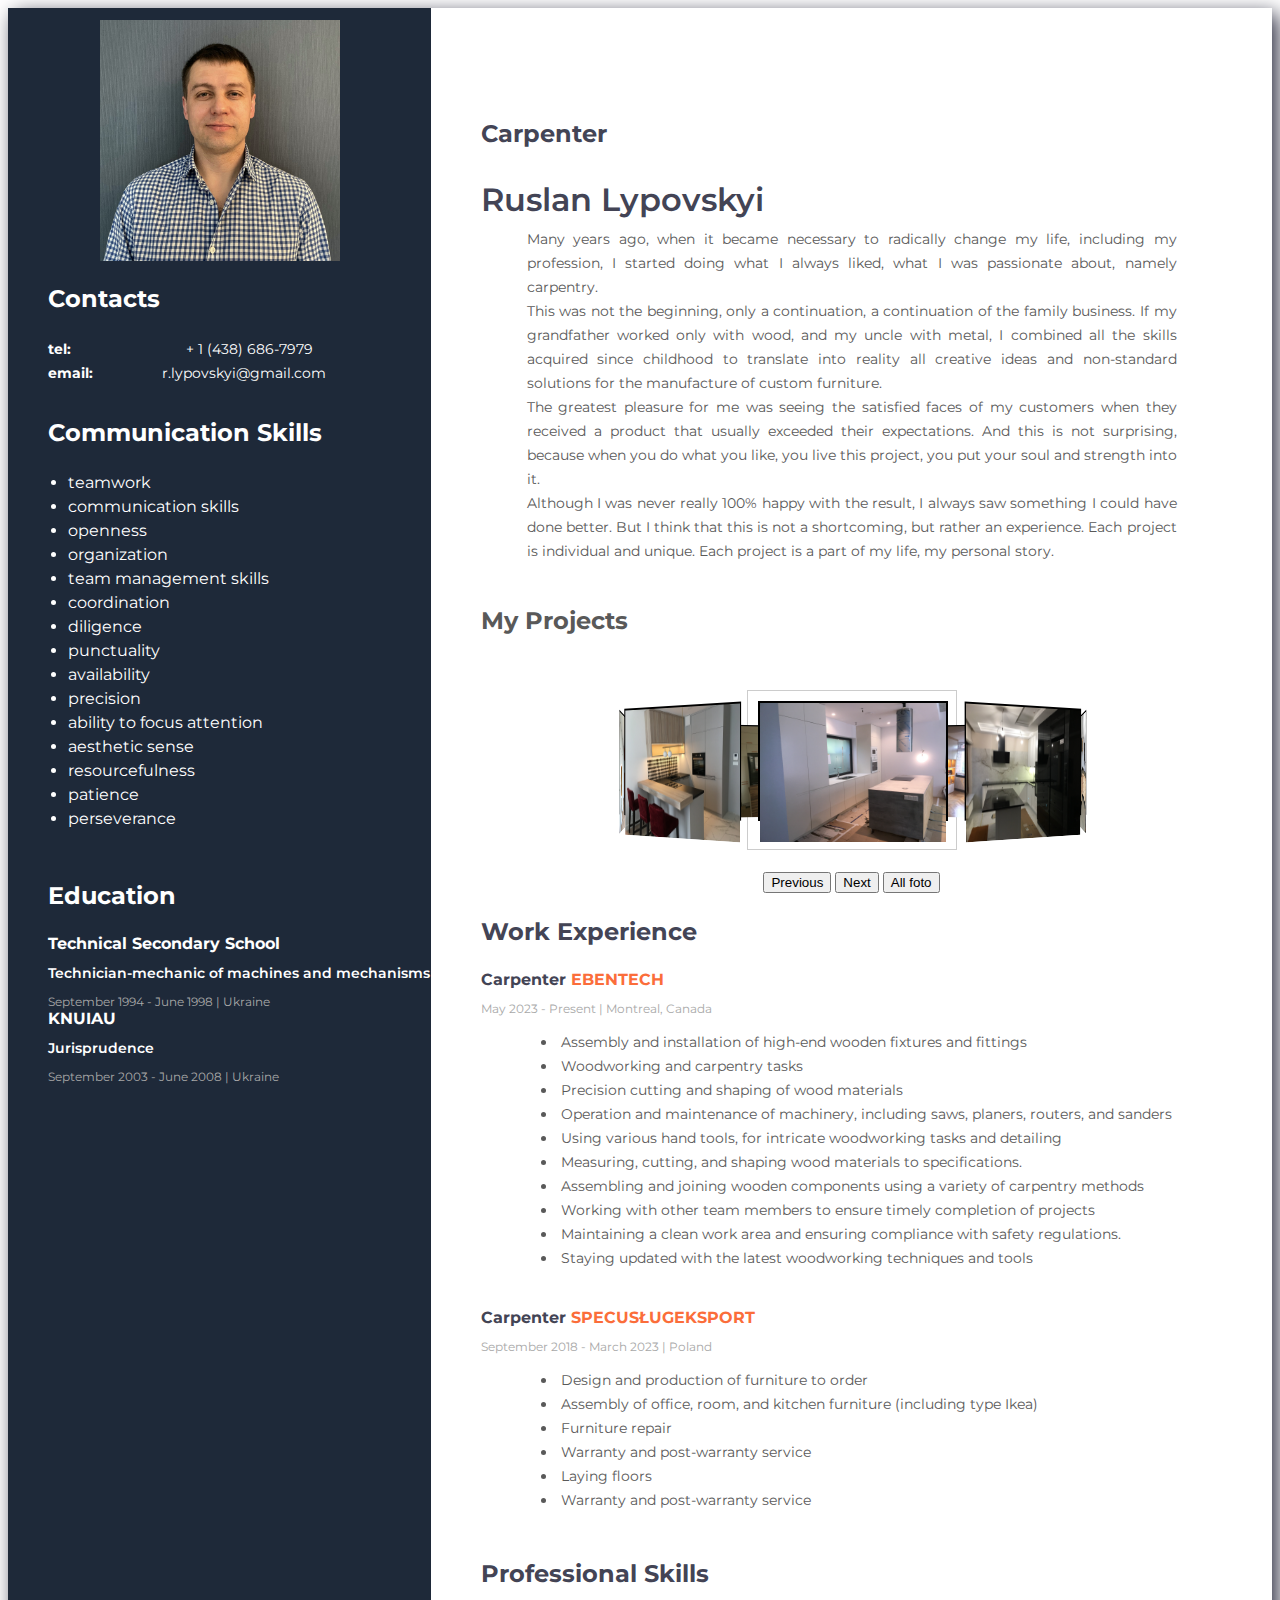
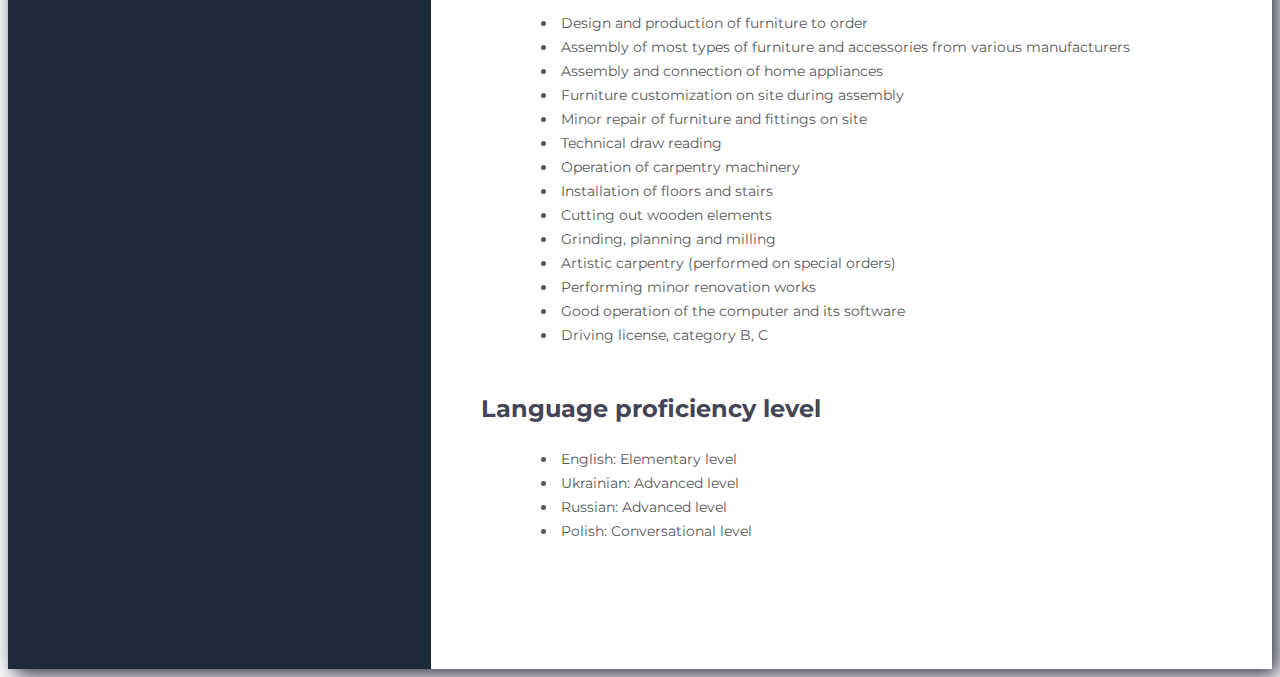
<file: index.html>
<!DOCTYPE html>
<html lang="en">
  <head>
    <meta charset="UTF-8" />
    <meta http-equiv="X-UA-Compatible" content="IE=edge" />
    <meta name="viewport" content="width=device-width, initial-scale=1.0" />
    <title>CV Ruslan Lypovskyi</title>

    <link rel="preconnect" href="https://fonts.googleapis.com" />
    <link rel="preconnect" href="https://fonts.gstatic.com" crossorigin />
    <link
      href="https://fonts.googleapis.com/css2?family=Montserrat:wght@400;700&amp;display=swap"
      rel="stylesheet"
    />
    <link href="css/style.css" rel="stylesheet" />
  </head>

  <body>
    <!-- Google tag (gtag.js) -->
    <script
      async
      src="https://www.googletagmanager.com/gtag/js?id=G-J0FL2RYZ5H"
    ></script>
    <script>
      window.dataLayer = window.dataLayer || [];
      function gtag() {
        dataLayer.push(arguments);
      }
      gtag("js", new Date());

      gtag("config", "G-J0FL2RYZ5H");
    </script>

    <div class="wrapper">
      <main>
        <div class="main-deskription">
          <h2 class="job-tytle">Carpenter</h2>
          <h1 class="name">Ruslan Lypovskyi</h1>
          <p class="deskription" align="justify">
            Many years ago, when it became necessary to radically change my
            life, including my profession, I started doing what I always liked,
            what I was passionate about, namely carpentry.
            <br />
            This was not the beginning, only a continuation, a continuation of
            the family business. If my grandfather worked only with wood, and my
            uncle with metal, I combined all the skills acquired since childhood
            to translate into reality all creative ideas and non-standard
            solutions for the manufacture of custom furniture.
            <br />
            The greatest pleasure for me was seeing the satisfied faces of my
            customers when they received a product that usually exceeded their
            expectations. And this is not surprising, because when you do what
            you like, you live this project, you put your soul and strength into
            it.
            <br />
            Although I was never really 100% happy with the result, I always saw
            something I could have done better. But I think that this is not a
            shortcoming, but rather an experience. Each project is individual
            and unique. Each project is a part of my life, my personal story.
          </p>
        </div>
        <div>
          <h2>
            <a class="projects link heder-primary" href="./Projects.html"
              >My Projects</a
            >
          </h2>
          <div class="scene">
            <div class="carousel">
              <div class="carousel__cell">
                <a href="./Projects.html">
                  <img
                    src="./images/Projects/Production/IMG_4900.JPG"
                    alt="My Works"
                    width="187"
                    height="200"
                  />
                </a>
              </div>
              <div class="carousel__cell">
                <a href="./Projects.html">
                  <img
                    src="./images/Projects/Production/IMG_8204.JPG"
                    alt="My Works"
                    width="187"
                    height="200"
                  />
                </a>
              </div>
              <div class="carousel__cell">
                <a href="./Projects.html">
                  <img
                    src="./images/Projects/Production/IMG_9764.JPG"
                    alt="My Works"
                    width="187"
                    height="200"
                  />
                </a>
              </div>
              <div class="carousel__cell">
                <a href="./Projects.html">
                  <img
                    src="./images/Projects/Production/IMG_0144.JPG"
                    alt="My Works"
                    width="187"
                    height="200"
                  />
                </a>
              </div>
              <div class="carousel__cell">
                <a href="./Projects.html">
                  <img
                    src="./images/Projects/Production/IMG_5009.JPG"
                    alt="My Works"
                    width="187"
                    height="200"
                  />
                </a>
              </div>
              <div class="carousel__cell">
                <a href="./Projects.html">
                  <img
                    src="./images/Projects/Production/IMG_3097.JPG"
                    alt="My Works"
                    width="187"
                  />
                </a>
              </div>
              <div class="carousel__cell">
                <a href="./Projects.html">
                  <img
                    src="./images/Projects/Production/IMG_4294.JPG"
                    alt="My Works"
                    width="187"
                  />
                </a>
              </div>
              <div class="carousel__cell">
                <a href="./Projects.html">
                  <img
                    src="./images/Projects/Production/8fc9bab4_d90a_4147_98e7_78cd91f53a01.jpg"
                    alt="My Works"
                    width="187"
                  />
                </a>
              </div>
              <div class="carousel__cell">
                <a href="./Projects.html">
                  <img
                    src="./images/Projects/Production/IMG_9939.JPG"
                    alt="My Works"
                    width="187"
                  />
                </a>
              </div>
            </div>
          </div>
        </div>
        <p style="text-align: center">
          <button class="previous-button">Previous</button>
          <button class="next-button">Next</button>
          <button class="all-foto-button">All foto</button>
        </p>
        <div>
          <h2 class="heder-primary">Work Experience</h2>

          <!-- Job 3 -->
          <h3 class="job-name">
            Carpenter <span class="hightlight">EBENTECH</span>
          </h3>
          <p class="job-date">May 2023 - Present | Montreal, Canada</p>
          <ul class="job-list">
            <li>
              Assembly and installation of high-end wooden fixtures and fittings
            </li>
            <li>Woodworking and carpentry tasks</li>
            <li>Precision cutting and shaping of wood materials</li>

            <li>
              Operation and maintenance of machinery, including saws, planers,
              routers, and sanders
            </li>

            <li>
              Using various hand tools, for intricate woodworking tasks and
              detailing
            </li>
            <li>
              Measuring, cutting, and shaping wood materials to specifications.
            </li>
            <li>
              Assembling and joining wooden components using a variety of
              carpentry methods
            </li>

            <li>
              Working with other team members to ensure timely completion of
              projects
            </li>
            <li>
              Maintaining a clean work area and ensuring compliance with safety
              regulations.
            </li>
            <li>
              Staying updated with the latest woodworking techniques and tools
            </li>
          </ul>

          <!-- Job 2 -->
          <h3 class="job-name">
            Carpenter <span class="hightlight">SPECUSŁUGEKSPORT</span>
          </h3>
          <p class="job-date">September 2018 - March 2023 | Poland</p>
          <ul class="job-list">
            <li>Design and production of furniture to order</li>
            <li>
              Assembly of office, room, and kitchen furniture (including type
              Ikea)
            </li>
            <li>Furniture repair</li>
            <li>Warranty and post-warranty service</li>
            <li>Laying floors</li>
            <li>Warranty and post-warranty service</li>
          </ul>
        </div>

        <div class="soft-skills-blok">
          <h2 class="heder-primary">Professional Skills</h2>
          <ul class="job-list">
            <li>
              <span class="">Design and production of furniture to order</span>
            </li>
            <li>
              <span class=""
                >Assembly of most types of furniture and accessories from
                various manufacturers</span
              >
            </li>
            <li>
              <span class="">Assembly and connection of home appliances</span>
            </li>
            <li>
              <span class=""
                >Furniture customization on site during assembly</span
              >
            </li>
            <li>
              <span class=""
                >Minor repair of furniture and fittings on site</span
              >
            </li>
            <li><span class="">Technical draw reading</span></li>
            <li><span class="">Operation of carpentry machinery</span></li>
            <li><span class="">Installation of floors and stairs</span></li>
            <li><span class="">Cutting out wooden elements</span></li>
            <li><span class="">Grinding, planning and milling</span></li>
            <li>
              <span class=""
                >Artistic carpentry (performed on special orders)</span
              >
            </li>
            <li><span class="">Performing minor renovation works</span></li>
            <li>
              <span class=""
                >Good operation of the computer and its software</span
              >
            </li>
            <li><span class="">Driving license, category B, C</span></li>
          </ul>
          <h2 class="heder-primary">Language proficiency level</h2>
          <ul class="job-list">
            <li><span class="">English: Elementary level</span></li>
            <li><span class="">Ukrainian: Advanced level</span></li>
            <li><span class="">Russian: Advanced level</span></li>
            <li><span class="">Polish: Conversational level</span></li>
          </ul>
        </div>
      </main>
      <aside>
        <img
          class="cv-photo"
          src="images/FOTO.jpg"
          width="250"
          alt="May foto"
        />
        <div class="contact-blok">
          <h2 class="header-secondary">Contacts</h2>
          <p class="contact-links">
            <span class="bold">tel: </span>
            <a class="contact-name" href="tel:+14386867979">
              &nbsp;&nbsp;&nbsp;&nbsp;&nbsp;&nbsp;+ 1 (438) 686-7979</a
            >
            <br />
            <span class="bold">email: </span>
            <a class="contact-name" href="mailto:r.lypovskyi@gmail.com"
              >r.lypovskyi@gmail.com</a
            >
          </p>
        </div>
        <div class="tech-skills-blok">
          <h2 class="header-secondary">Communication Skills</h2>
          <ul class="list-sekondary">
            <li><span class="list-secondary-item">teamwork</span></li>
            <li>
              <span class="list-secondary-item">communication skills</span>
            </li>
            <li><span class="list-secondary-item">openness</span></li>
            <li><span class="list-secondary-item">organization</span></li>
            <li>
              <span class="list-secondary-item">team management skills</span>
            </li>
            <li><span class="list-secondary-item">coordination</span></li>
            <li><span class="list-secondary-item">diligence</span></li>
            <li><span class="list-secondary-item">punctuality</span></li>
            <li><span class="list-secondary-item">availability</span></li>
            <li><span class="list-secondary-item">precision</span></li>
            <li>
              <span class="list-secondary-item"
                >ability to focus attention</span
              >
            </li>
            <li><span class="list-secondary-item">aesthetic sense</span></li>
            <li><span class="list-secondary-item">resourcefulness</span></li>
            <li><span class="list-secondary-item">patience</span></li>
            <li><span class="list-secondary-item">perseverance</span></li>
          </ul>
        </div>
        <div>
          <h2 class="education-name">Education</h2>
          <h3 class="education-place">Technical Secondary School</h3>
          <h4 class="education-job">
            Technician-mechanic of machines and mechanisms
          </h4>
          <p class="education-date">September 1994 - June 1998 | Ukraine</p>
          <h3 class="education-place">KNUIAU</h3>
          <h4 class="education-job">Jurisprudence</h4>
          <p class="education-date">September 2003 - June 2008 | Ukraine</p>
        </div>
      </aside>
    </div>
    <script src="./carousel.js"></script>
  </body>
</html>
</file>
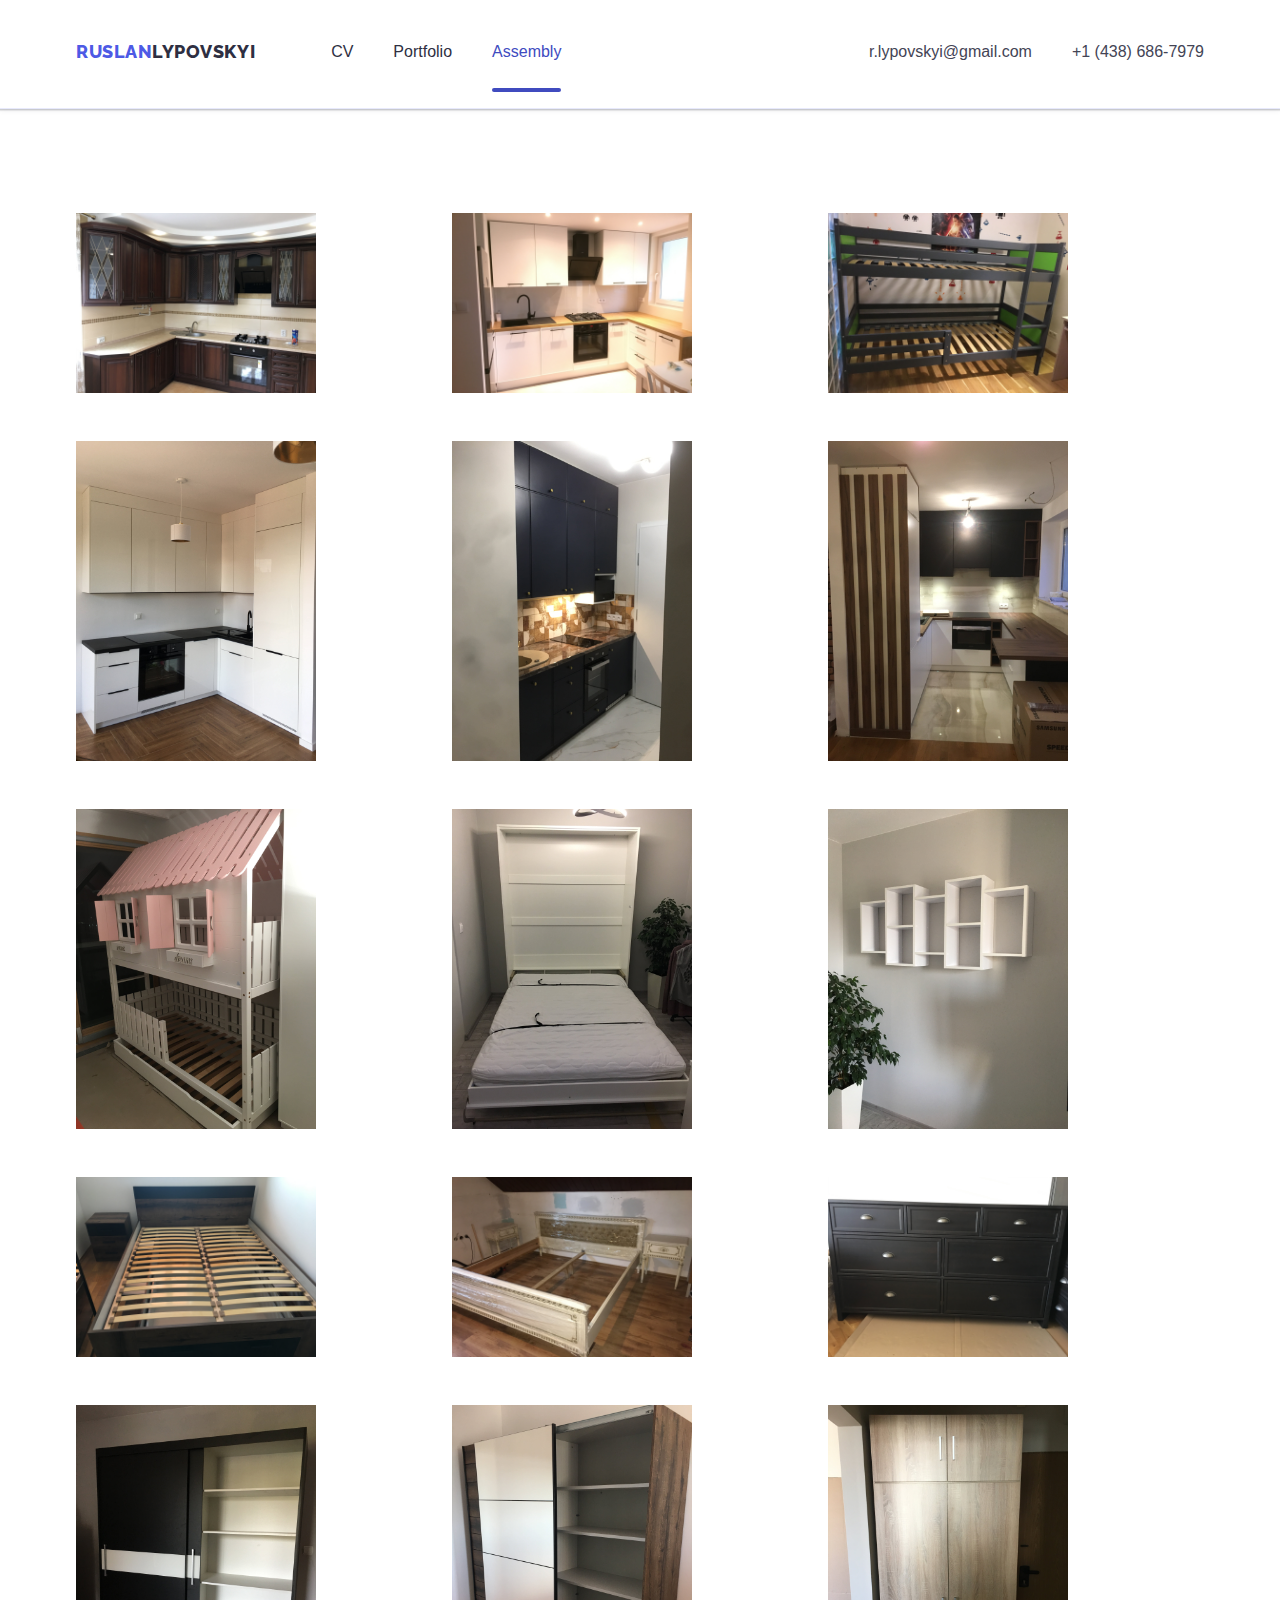
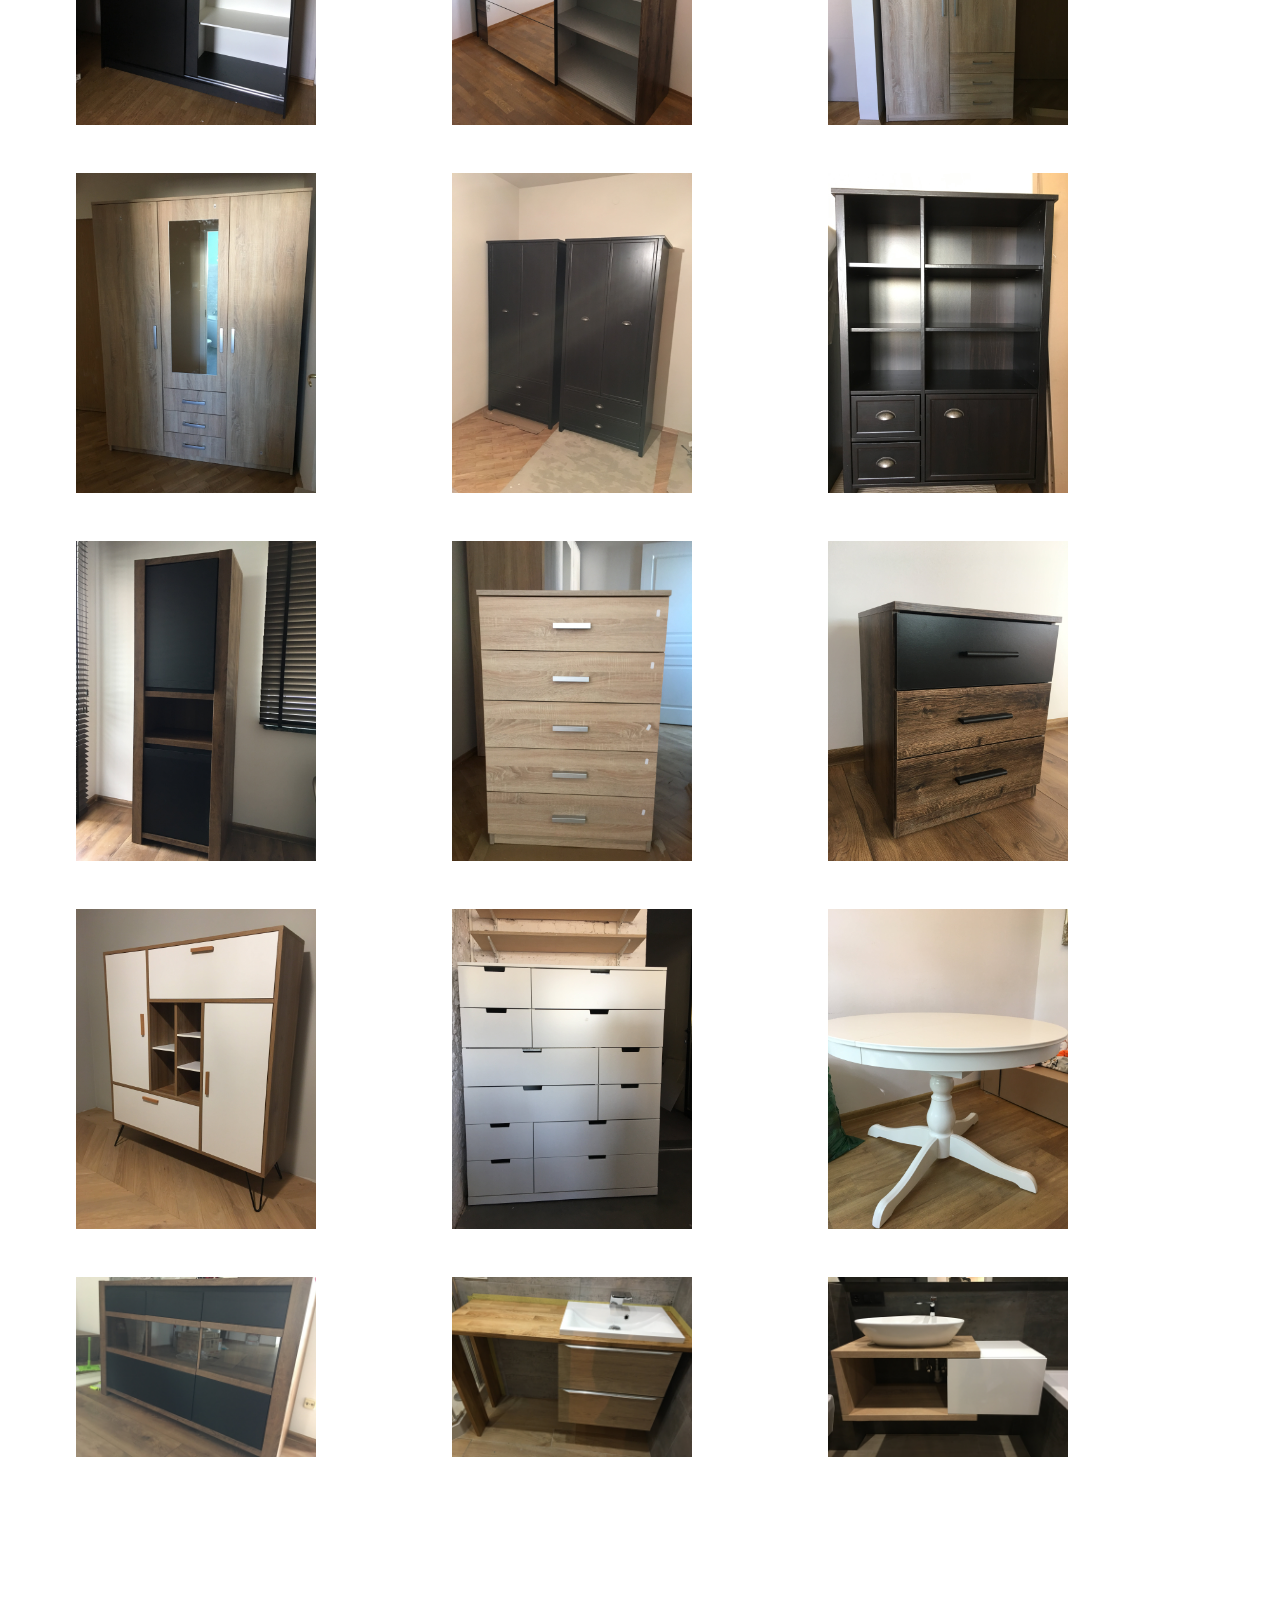
<file: assembly.html>
<!doctype html>
<html lang="uk">
  <head>
    <meta charset="UTF-8" />
    <meta http-equiv="X-UA-Compatible" content="IE=edge" />
    <meta name="viewport" content="width=device-width, initial-scale=1.0" />

    <title>Assemblys</title>

    <link rel="preconnect" href="https://fonts.googleapis.com" />
    <link rel="preconnect" href="https://fonts.gstatic.com" crossorigin />

    <link
      href="https://fonts.googleapis.com/css2?family=Raleway:wght@800&family=Roboto:wght@400;500;700;900&display=swap"
      rel="stylesheet"
    />

    <link
      rel="stylesheet"
      href="https://cdnjs.cloudflare.com/ajax/libs/modern-normalize/1.1.0/modern-normalize.css"
    />

    <link rel="stylesheet" href="./css/style.css" />
  </head>

  <body>
    <!-- Top Line -->
    <header class="page-header" data-header>
      <div class="header container">
        <nav class="nav">
          <a class="logo link" href="./index.html"
            >ruslan<span class="logo-second">lypovskyi</span></a
          >

          <ul class="menu">
            <li><a class="nav-link link" href="./index.html">CV</a></li>
            <li>
              <a class="nav-link link" href="./Projects.html">Portfolio</a>
            </li>
            <li><a class="nav-link link current" href="">Assembly</a></li>
          </ul>
        </nav>
        <address class="address">
          <ul class="address-list">
            <li>
              <a
                class="address-item link mail"
                href="mailto:r.lypovskyi@gmail.com"
                >r.lypovskyi@gmail.com</a
              >
            </li>
            <li>
              <a class="address-item link phone" href="tel:+14386867979"
                >+1 (438) 686-7979</a
              >
            </li>
          </ul>
        </address>
      </div>
    </header>

    <main>
      <!-- Portfolio -->
      <section class="portfolio-section">
        <div class="container finger-container">
          <ul class="finger-list">
            <li class="finger-item">
              <div class="product-list">
                <img
                  src="./images/Projects/Assembly/IMG_4855.JPG"
                  alt="fotos Furniture Assembly"
                  width="360"
                  height="300"
                />
              </div>
            </li>

            <li class="finger-item">
              <div class="product-list">
                <img
                  src="./images/Projects/Assembly/IMG_3348.JPG"
                  alt="fotos Furniture Assembly"
                  width="360"
                  height="300"
                />
              </div>
            </li>

            <li class="finger-item">
              <div class="product-list">
                <img
                  src="./images/Projects/Assembly/IMG_7339.JPG"
                  alt="fotos Furniture Assembly"
                  width="360"
                  height="300"
                />
              </div>
            </li>

            <li class="finger-item">
              <div class="product-list">
                <img
                  src="./images/Projects/Assembly/IMG_2789.JPG"
                  alt="fotos Furniture Assembly"
                  width="360"
                  height="300"
                />
              </div>
            </li>

            <li class="finger-item">
              <div class="product-list">
                <img
                  src="./images/Projects/Assembly/IMG_4051.JPG"
                  alt="fotos Furniture Assembly"
                  width="360"
                  height="300"
                />
              </div>
            </li>

            <li class="finger-item">
              <div class="product-list">
                <img
                  src="./images/Projects/Assembly/IMG_4574.JPG"
                  alt="fotos Furniture Assembly"
                  width="360"
                  height="300"
                />
              </div>
            </li>
            <li class="finger-item">
              <div class="product-list">
                <img
                  src="./images/Projects/Assembly/IMG_1328.JPG"
                  alt="fotos Furniture Assembly"
                  width="360"
                  height="300"
                />
              </div>
            </li>

            <li class="finger-item">
              <div class="product-list">
                <img
                  src="./images/Projects/Assembly/IMG_6268.JPG"
                  alt="fotos Furniture Assembly"
                  width="360"
                  height="300"
                />
              </div>
            </li>

            <li class="finger-item">
              <div class="product-list">
                <img
                  src="./images/Projects/Assembly/IMG_6873.JPG"
                  alt="fotos Furniture Assembly"
                  width="360"
                  height="300"
                />
              </div>
            </li>

            <li class="finger-item">
              <div class="product-list">
                <img
                  src="./images/Projects/Assembly/IMG_6376.JPG"
                  alt="fotos Furniture Assembly"
                  width="360"
                  height="300"
                />
              </div>
            </li>
            <li class="finger-item">
              <div class="product-list">
                <img
                  src="./images/Projects/Assembly/IMG_6123.JPG"
                  alt="fotos Furniture Assembly"
                  width="360"
                  height="300"
                />
              </div>
            </li>

            <li class="finger-item">
              <div class="product-list">
                <img
                  src="./images/Projects/Assembly/IMG_5809.JPG"
                  alt="fotos Furniture Assembly"
                  width="360"
                  height="300"
                />
              </div>
            </li>

            <li class="finger-item">
              <div class="product-list">
                <img
                  src="./images/Projects/Assembly/IMG_6299.JPG"
                  alt="fotos Furniture Assembly"
                  width="360"
                  height="300"
                />
              </div>
            </li>

            <li class="finger-item">
              <div class="product-list">
                <img
                  src="./images/Projects/Assembly/IMG_6374.JPG"
                  alt="fotos Furniture Assembly"
                  width="360"
                  height="300"
                />
              </div>
            </li>
            <li class="finger-item">
              <div class="product-list">
                <img
                  src="./images/Projects/Assembly/IMG_5796.JPG"
                  alt="fotos Furniture Assembly"
                  width="360"
                  height="300"
                />
              </div>
            </li>
            <li class="finger-item">
              <div class="product-list">
                <img
                  src="./images/Projects/Assembly/IMG_5791.JPG"
                  alt="fotos Furniture Assembly"
                  width="360"
                  height="300"
                />
              </div>
            </li>
            <li class="finger-item">
              <div class="product-list">
                <img
                  src="./images/Projects/Assembly/IMG_5807.JPG"
                  alt="fotos Furniture Assembly"
                  width="360"
                  height="300"
                />
              </div>
            </li>
            <li class="finger-item">
              <div class="product-list">
                <img
                  src="./images/Projects/Assembly/IMG_5818.JPG"
                  alt="fotos Furniture Assembly"
                  width="360"
                  height="300"
                />
              </div>
            </li>
            <li class="finger-item">
              <div class="product-list">
                <img
                  src="./images/Projects/Assembly/IMG_6638.JPG"
                  alt="fotos Furniture Assembly"
                  width="360"
                  height="300"
                />
              </div>
            </li>
            <li class="finger-item">
              <div class="product-list">
                <img
                  src="./images/Projects/Assembly/IMG_5798.JPG"
                  alt="fotos Furniture Assembly"
                  width="360"
                  height="300"
                />
              </div>
            </li>
            <li class="finger-item">
              <div class="product-list">
                <img
                  src="./images/Projects/Assembly/IMG_6370.JPG"
                  alt="fotos Furniture Assembly"
                  width="360"
                  height="300"
                />
              </div>
            </li>
            <li class="finger-item">
              <div class="product-list">
                <img
                  src="./images/Projects/Assembly/IMG_7475.JPG"
                  alt="fotos Furniture Assembly"
                  width="360"
                  height="300"
                />
              </div>
            </li>

            <li class="finger-item">
              <div class="product-list">
                <img
                  src="./images/Projects/Assembly/IMG_7201.JPG"
                  alt="fotos Furniture Assembly"
                  width="360"
                  height="300"
                />
              </div>
            </li>

            <li class="finger-item">
              <div class="product-list">
                <img
                  src="./images/Projects/Assembly/IMG_6413.JPG"
                  alt="fotos Furniture Assembly"
                  width="360"
                  height="300"
                />
              </div>
            </li>

            <li class="finger-item">
              <div class="product-list">
                <img
                  src="./images/Projects/Assembly/IMG_6639.JPG"
                  alt="fotos Furniture Assembly"
                  width="360"
                  height="300"
                />
              </div>
            </li>

            <li class="finger-item">
              <div class="product-list">
                <img
                  src="./images/Projects/Assembly/IMG_6039.JPG"
                  alt="fotos Furniture Assembly"
                  width="360"
                  height="300"
                />
              </div>
            </li>
            <li class="finger-item">
              <div class="product-list">
                <img
                  src="./images/Projects/Assembly/IMG_8110.JPG"
                  alt="fotos Furniture Assembly"
                  width="360"
                  height="300"
                />
              </div>
            </li>
          </ul>
        </div>
      </section>

      <a href="#top" class="back-to-top" style="display: none">
        <img src="images/green_top.png" alt="Go to top" />
      </a>
    </main>

    <script src="./buttom_top.js"></script>
  </body>
</html>
</file>
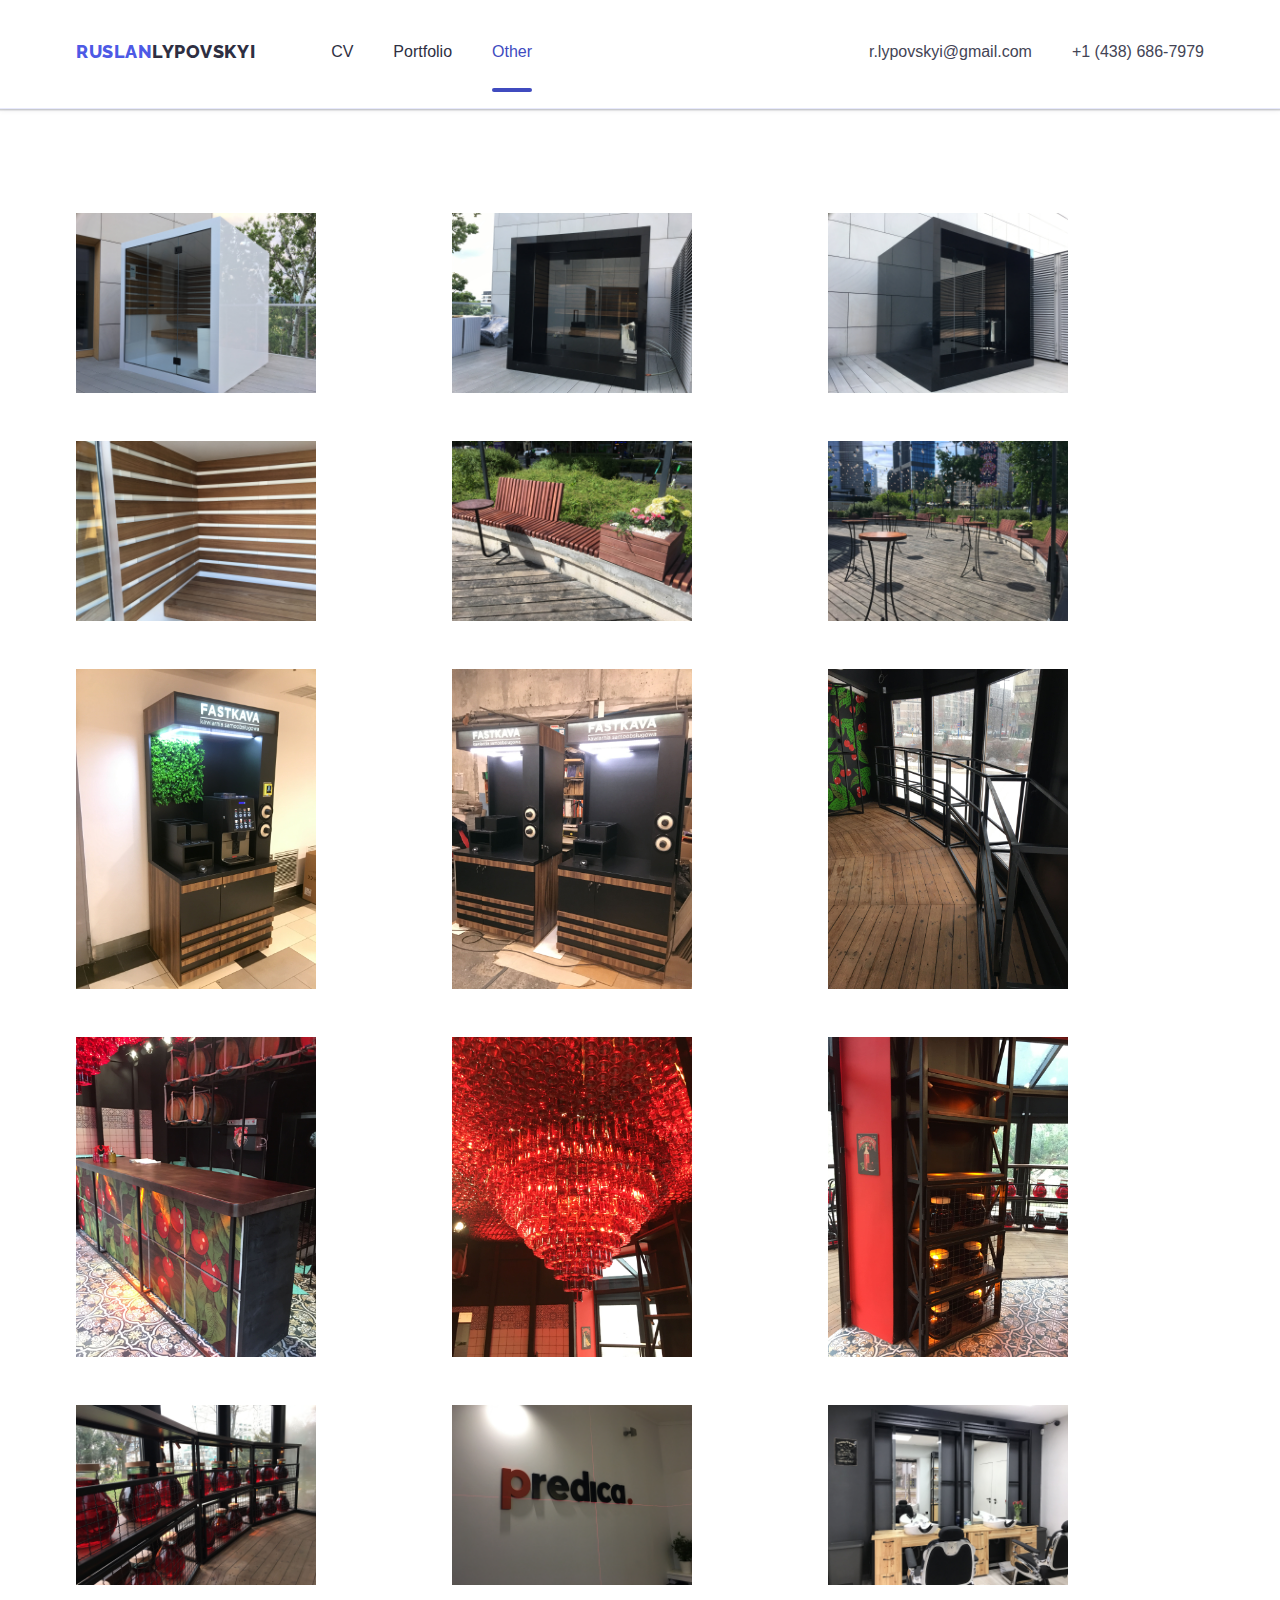
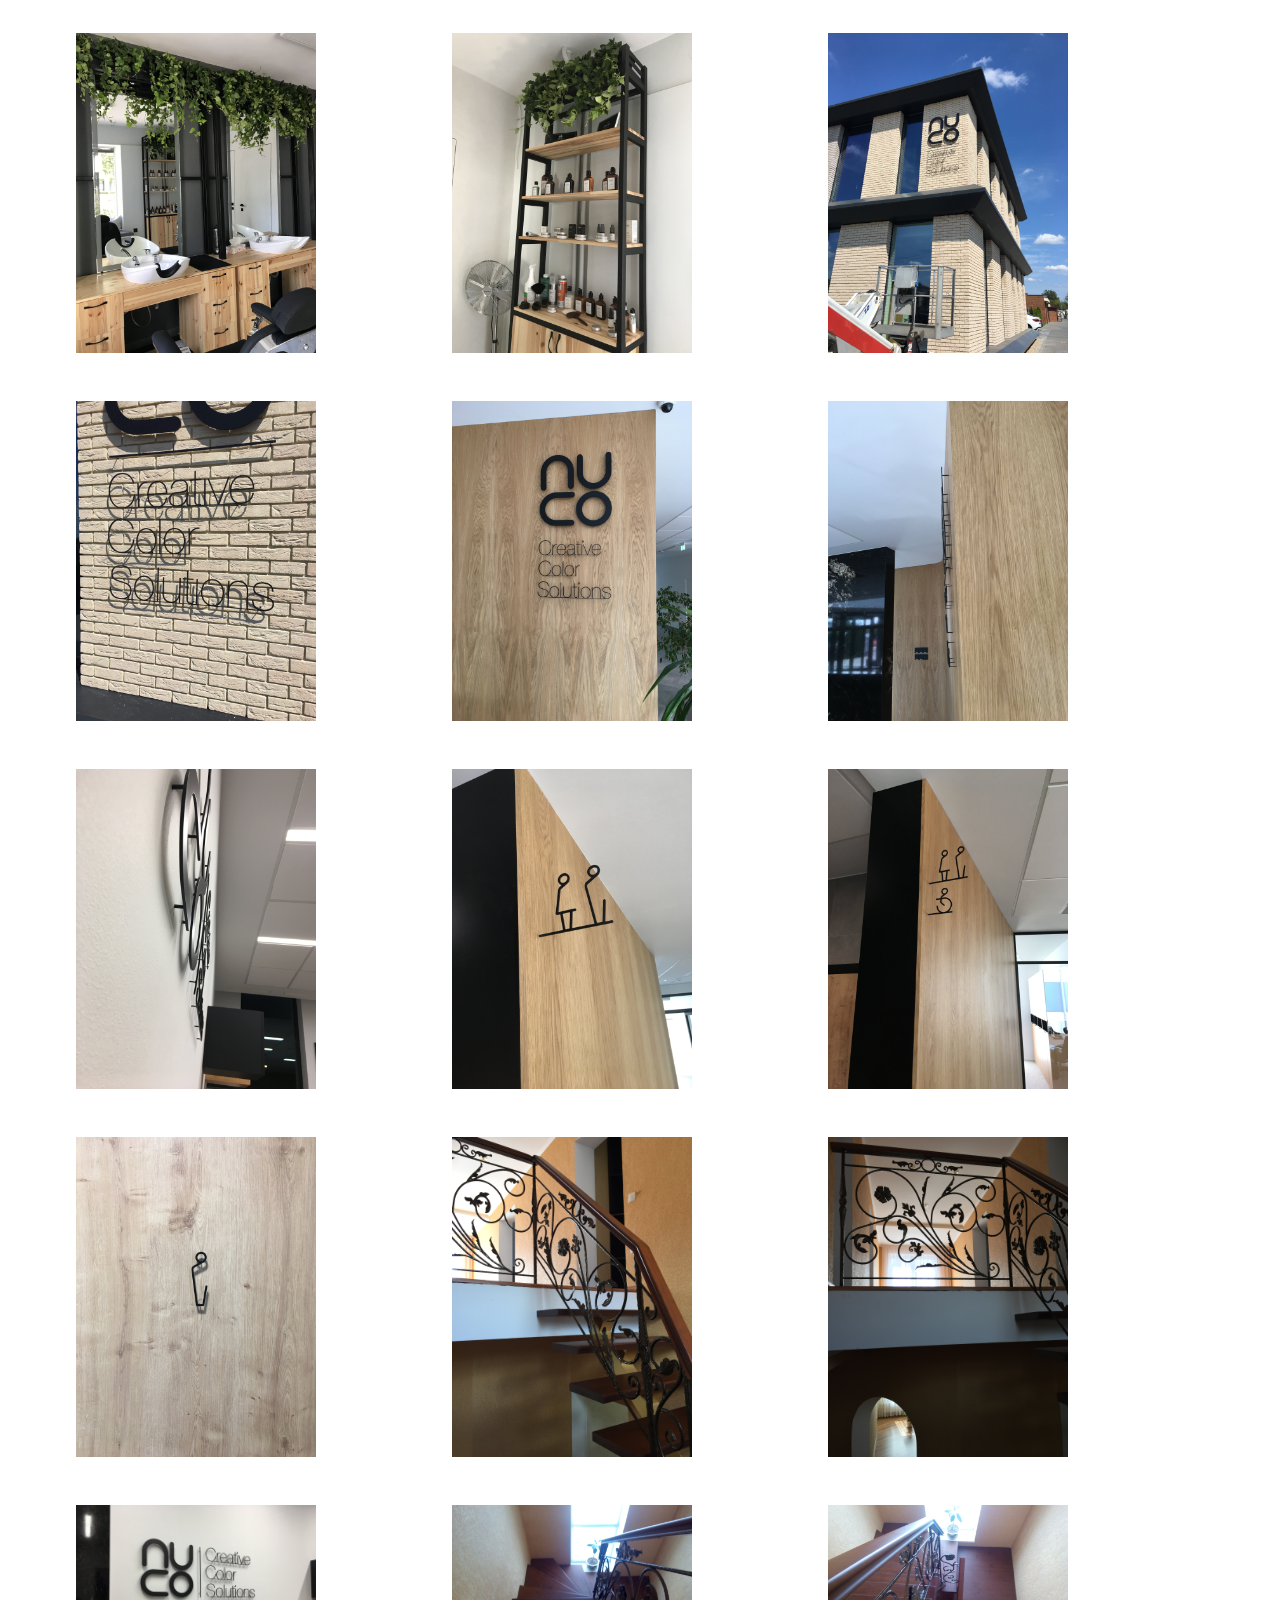
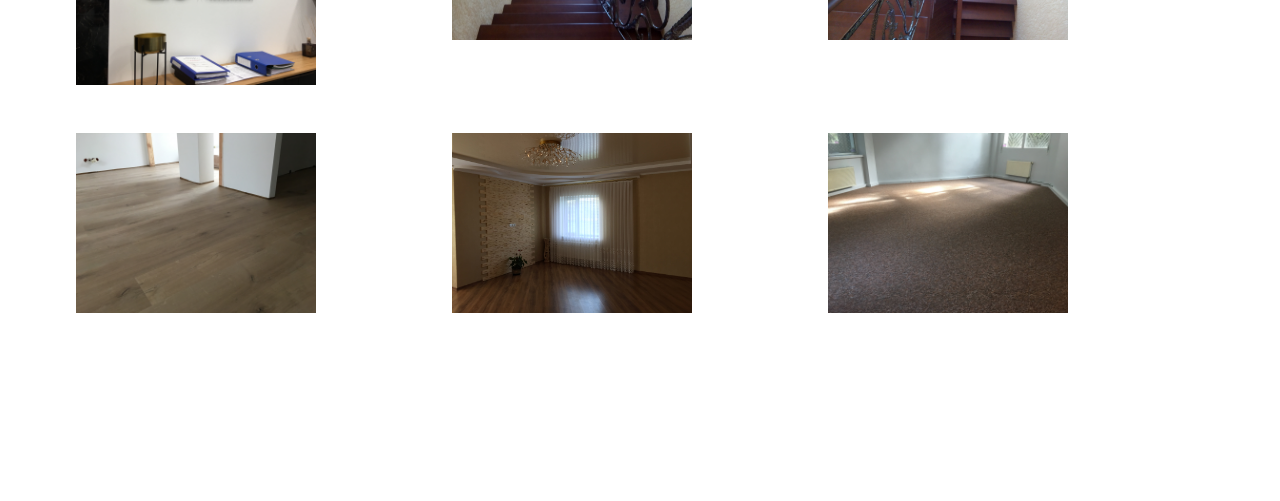
<file: other.html>
<!doctype html>
<html lang="en">
  <head>
    <meta charset="UTF-8" />
    <meta http-equiv="X-UA-Compatible" content="IE=edge" />
    <meta name="viewport" content="width=device-width, initial-scale=1.0" />

    <title>Others</title>

    <link rel="preconnect" href="https://fonts.googleapis.com" />
    <link rel="preconnect" href="https://fonts.gstatic.com" crossorigin />

    <link
      href="https://fonts.googleapis.com/css2?family=Raleway:wght@800&family=Roboto:wght@400;500;700;900&display=swap"
      rel="stylesheet"
    />
    <link
      rel="stylesheet"
      href="https://cdnjs.cloudflare.com/ajax/libs/modern-normalize/1.1.0/modern-normalize.css"
    />
    <link rel="stylesheet" href="./css/style.css" />
  </head>

  <body>
    <!-- Google tag (gtag.js) -->
    <script
      async
      src="https://www.googletagmanager.com/gtag/js?id=G-J0FL2RYZ5H"
    ></script>
    <script>
      window.dataLayer = window.dataLayer || [];
      function gtag() {
        dataLayer.push(arguments);
      }
      gtag("js", new Date());

      gtag("config", "G-J0FL2RYZ5H");
    </script>

    <!-- Top Line -->
    <header class="page-header" data-header>
      <div class="header container">
        <nav class="nav">
          <a class="logo link" href="./index.html"
            >ruslan<span class="logo-second">lypovskyi</span></a
          >
          <ul class="menu">
            <li><a class="nav-link link" href="./index.html">CV</a></li>
            <li>
              <a class="nav-link link" href="./Projects.html">Portfolio</a>
            </li>
            <li><a class="nav-link link current" href="">Other</a></li>
          </ul>
        </nav>
        <address class="address">
          <ul class="address-list">
            <li>
              <a
                class="address-item link mail"
                href="mailto:r.lypovskyi@gmail.com"
                >r.lypovskyi@gmail.com</a
              >
            </li>
            <li>
              <a class="address-item link phone" href="tel:+14386867979"
                >+1 (438) 686-7979</a
              >
            </li>
          </ul>
        </address>
      </div>
    </header>

    <main>
      <!-- Portfolio -->
      <section class="portfolio-section">
        <div class="container finger-container">
          <ul class="finger-list">
            <li class="finger-item">
              <div class="product-list">
                <img
                  src="./images/Projects/Other/IMG_2221.JPG"
                  alt="fotos Furniture Other"
                  width="360"
                  height="300"
                />
              </div>
            </li>

            <li class="finger-item">
              <div class="product-list">
                <img
                  src="./images/Projects/Other/IMG_2210.JPG"
                  alt="fotos Furniture Other"
                  width="360"
                  height="300"
                />
              </div>
            </li>

            <li class="finger-item">
              <div class="product-list">
                <img
                  src="./images/Projects/Other/IMG_2205.JPG"
                  alt="fotos Furniture Other"
                  width="360"
                  height="300"
                />
              </div>
            </li>

            <li class="finger-item">
              <div class="product-list">
                <img
                  src="./images/Projects/Other/IMG_2180.JPG"
                  alt="fotos Furniture Other"
                  width="360"
                  height="300"
                />
              </div>
            </li>

            <li class="finger-item">
              <div class="product-list">
                <img
                  src="./images/Projects/Other/IMG_4481.JPG"
                  alt="fotos Furniture Other"
                  width="360"
                  height="300"
                />
              </div>
            </li>
            <li class="finger-item">
              <div class="product-list">
                <img
                  src="./images/Projects/Other/IMG_4477.JPG"
                  alt="fotos Furniture Other"
                  width="360"
                  height="300"
                />
              </div>
            </li>

            <li class="finger-item">
              <div class="product-list">
                <img
                  src="./images/Projects/Other/IMG_5428.JPG"
                  alt="fotos Furniture Other"
                  width="360"
                  height="300"
                />
              </div>
            </li>
            <li class="finger-item">
              <div class="product-list">
                <img
                  src="./images/Projects/Other/IMG_5236.JPG"
                  alt="fotos Furniture Other"
                  width="360"
                  height="300"
                />
              </div>
            </li>

            <li class="finger-item">
              <div class="product-list">
                <img
                  src="./images/Projects/Other/IMG_1459.JPG"
                  alt="fotos Furniture Other"
                  width="360"
                  height="300"
                />
              </div>
            </li>

            <li class="finger-item">
              <div class="product-list">
                <img
                  src="./images/Projects/Other/IMG_1859.JPG"
                  alt="fotos Furniture Other"
                  width="360"
                  height="300"
                />
              </div>
            </li>

            <li class="finger-item">
              <div class="product-list">
                <img
                  src="./images/Projects/Other/IMG_1867.JPG"
                  alt="fotos Furniture Other"
                  width="360"
                  height="300"
                />
              </div>
            </li>

            <li class="finger-item">
              <div class="product-list">
                <img
                  src="./images/Projects/Other/IMG_1890.JPG"
                  alt="fotos Furniture Other"
                  width="360"
                  height="300"
                />
              </div>
            </li>

            <li class="finger-item">
              <div class="product-list">
                <img
                  src="./images/Projects/Other/IMG_1887.JPG"
                  alt="fotos Furniture Other"
                  width="360"
                  height="300"
                />
              </div>
            </li>

            <li class="finger-item">
              <div class="product-list">
                <img
                  src="./images/Projects/Other/IMG_6828.JPG"
                  alt="fotos Furniture Other"
                  width="360"
                  height="300"
                />
              </div>
            </li>

            <li class="finger-item">
              <div class="product-list">
                <img
                  src="./images/Projects/Other/IMG_0367.jpeg"
                  alt="fotos Furniture Other"
                  width="360"
                  height="300"
                />
              </div>
            </li>

            <li class="finger-item">
              <div class="product-list">
                <img
                  src="./images/Projects/Other/IMG_9038.jpeg"
                  alt="fotos Furniture Other"
                  width="360"
                  height="300"
                />
              </div>
            </li>

            <li class="finger-item">
              <div class="product-list">
                <img
                  src="./images/Projects/Other/IMG_9039.jpeg"
                  alt="fotos Furniture Other"
                  width="360"
                  height="300"
                />
              </div>
            </li>

            <li class="finger-item">
              <div class="product-list">
                <img
                  src="./images/Projects/Other/IMG_6751.JPG"
                  alt="fotos Furniture Other"
                  width="360"
                  height="300"
                />
              </div>
            </li>
            <li class="finger-item">
              <div class="product-list">
                <img
                  src="./images/Projects/Other/IMG_6747.JPG"
                  alt="fotos Furniture Other"
                  width="360"
                  height="300"
                />
              </div>
            </li>

            <li class="finger-item">
              <div class="product-list">
                <img
                  src="./images/Projects/Other/IMG_6753.JPG"
                  alt="fotos Furniture Other"
                  width="360"
                  height="300"
                />
              </div>
            </li>

            <li class="finger-item">
              <div class="product-list">
                <img
                  src="./images/Projects/Other/IMG_6758.JPG"
                  alt="fotos Furniture Other"
                  width="360"
                  height="300"
                />
              </div>
            </li>

            <li class="finger-item">
              <div class="product-list">
                <img
                  src="./images/Projects/Other/IMG_6807.JPG"
                  alt="fotos Furniture Other"
                  width="360"
                  height="300"
                />
              </div>
            </li>
            <li class="finger-item">
              <div class="product-list">
                <img
                  src="./images/Projects/Other/IMG_6760.JPG"
                  alt="fotos Furniture Other"
                  width="360"
                  height="300"
                />
              </div>
            </li>
            <li class="finger-item">
              <div class="product-list">
                <img
                  src="./images/Projects/Other/IMG_6781.JPG"
                  alt="fotos Furniture Other"
                  width="360"
                  height="300"
                />
              </div>
            </li>

            <li class="finger-item">
              <div class="product-list">
                <img
                  src="./images/Projects/Other/IMG_6761.JPG"
                  alt="fotos Furniture Other"
                  width="360"
                  height="300"
                />
              </div>
            </li>

            <li class="finger-item">
              <div class="product-list">
                <img
                  src="./images/Projects/Other/IMG_0622.JPG"
                  alt="fotos Furniture Other"
                  width="360"
                  height="300"
                />
              </div>
            </li>
            <li class="finger-item">
              <div class="product-list">
                <img
                  src="./images/Projects/Other/IMG_0624.JPG"
                  alt="fotos Furniture Other"
                  width="360"
                  height="300"
                />
              </div>
            </li>

            <li class="finger-item">
              <div class="product-list">
                <img
                  src="./images/Projects/Other/IMG_6805.JPG"
                  alt="fotos Furniture Other"
                  width="360"
                  height="300"
                />
              </div>
            </li>

            <li class="finger-item">
              <div class="product-list">
                <img
                  src="./images/Projects/Other/IMG_20141213_124126.jpg"
                  alt="fotos Furniture Other"
                  width="360"
                  height="300"
                />
              </div>
            </li>

            <li class="finger-item">
              <div class="product-list">
                <img
                  src="./images/Projects/Other/IMG_20141213_124119.jpg"
                  alt="fotos Furniture Other"
                  width="360"
                  height="300"
                />
              </div>
            </li>

            <li class="finger-item">
              <div class="product-list">
                <img
                  src="./images/Projects/Other/IMG_6143.JPG"
                  alt="fotos Furniture Other"
                  width="360"
                  height="300"
                />
              </div>
            </li>

            <li class="finger-item">
              <div class="product-list">
                <img
                  src="./images/Projects/Other/IMG_0613.JPG"
                  alt="fotos Furniture Other"
                  width="360"
                  height="300"
                />
              </div>
            </li>

            <li class="finger-item">
              <div class="product-list">
                <img
                  src="./images/Projects/Other/IMG_6728.JPG"
                  alt="fotos Furniture Other"
                  width="360"
                  height="300"
                />
              </div>
            </li>
          </ul>
        </div>
      </section>

      <a href="#top" class="back-to-top" style="display: none">
        <img src="images/green_top.png" alt="Go to top" />
      </a>
    </main>

    <script src="./buttom_top.js"></script>
  </body>
</html>
</file>
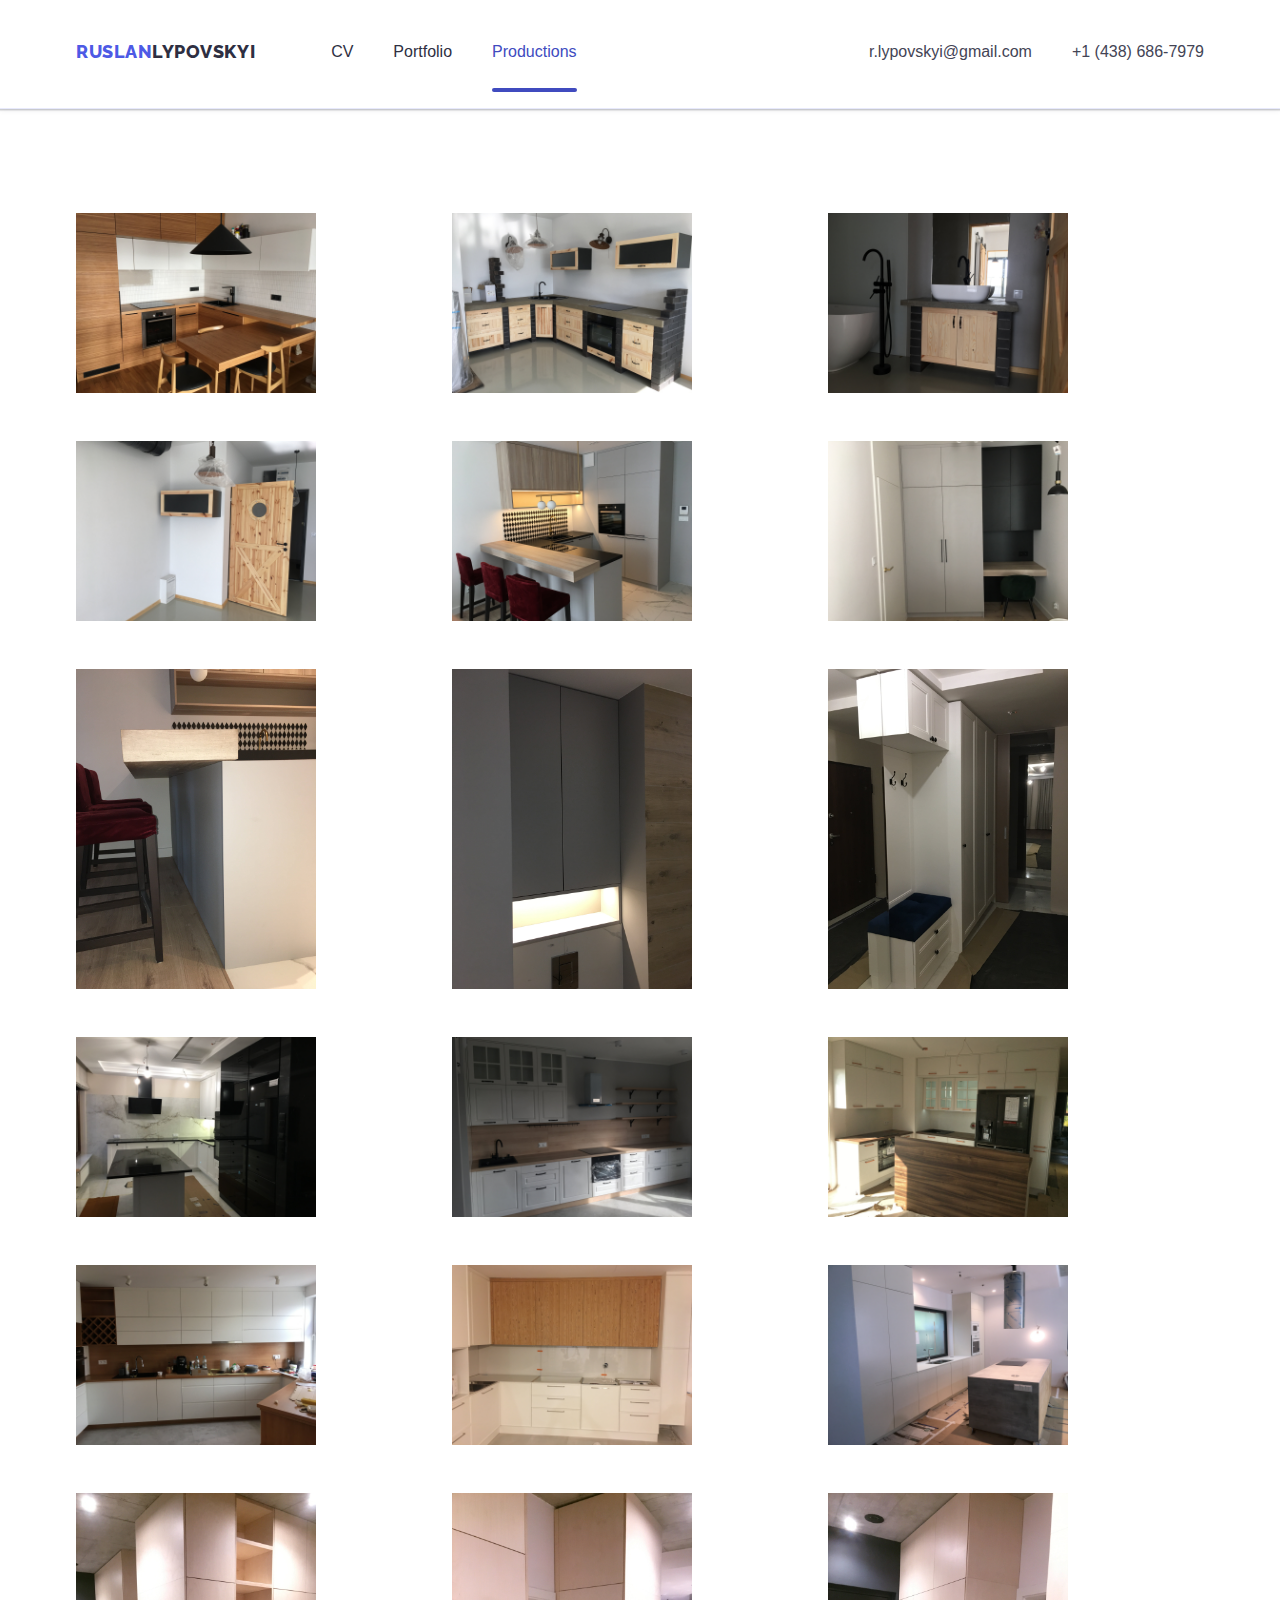
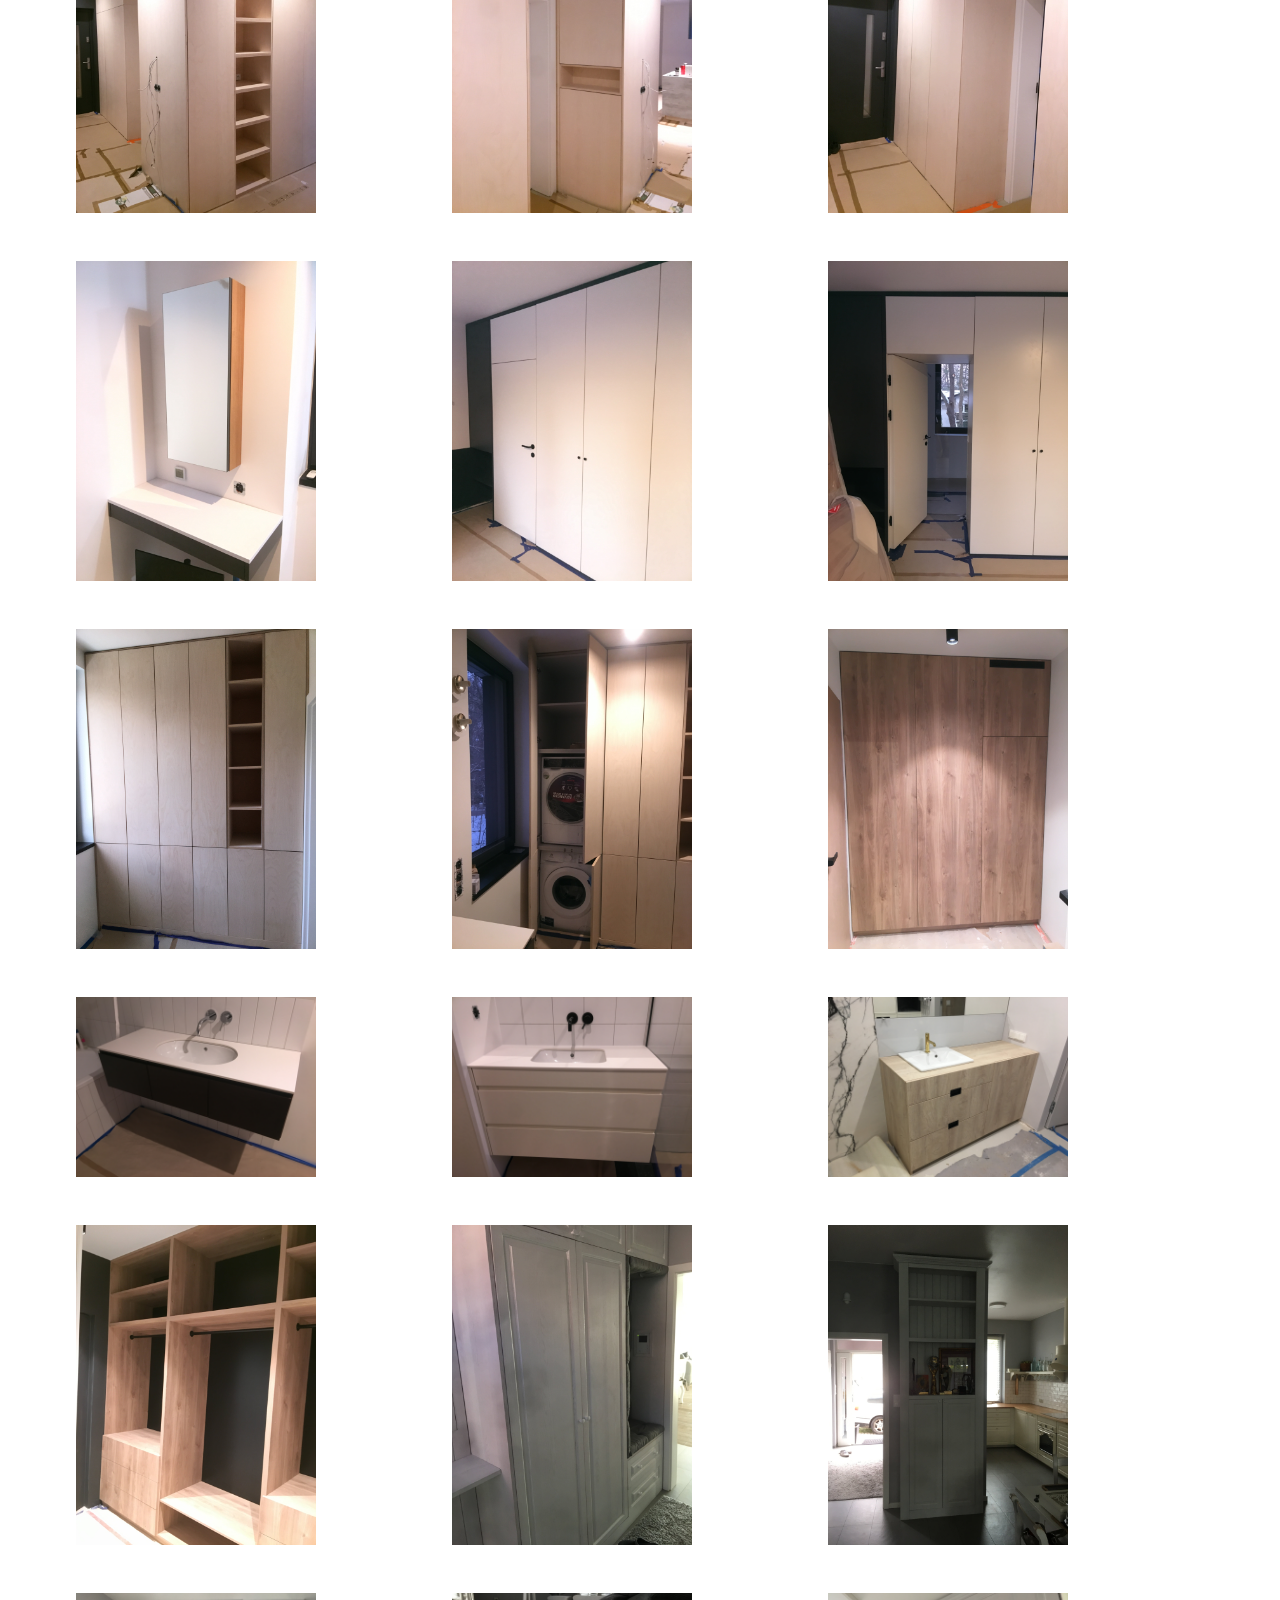
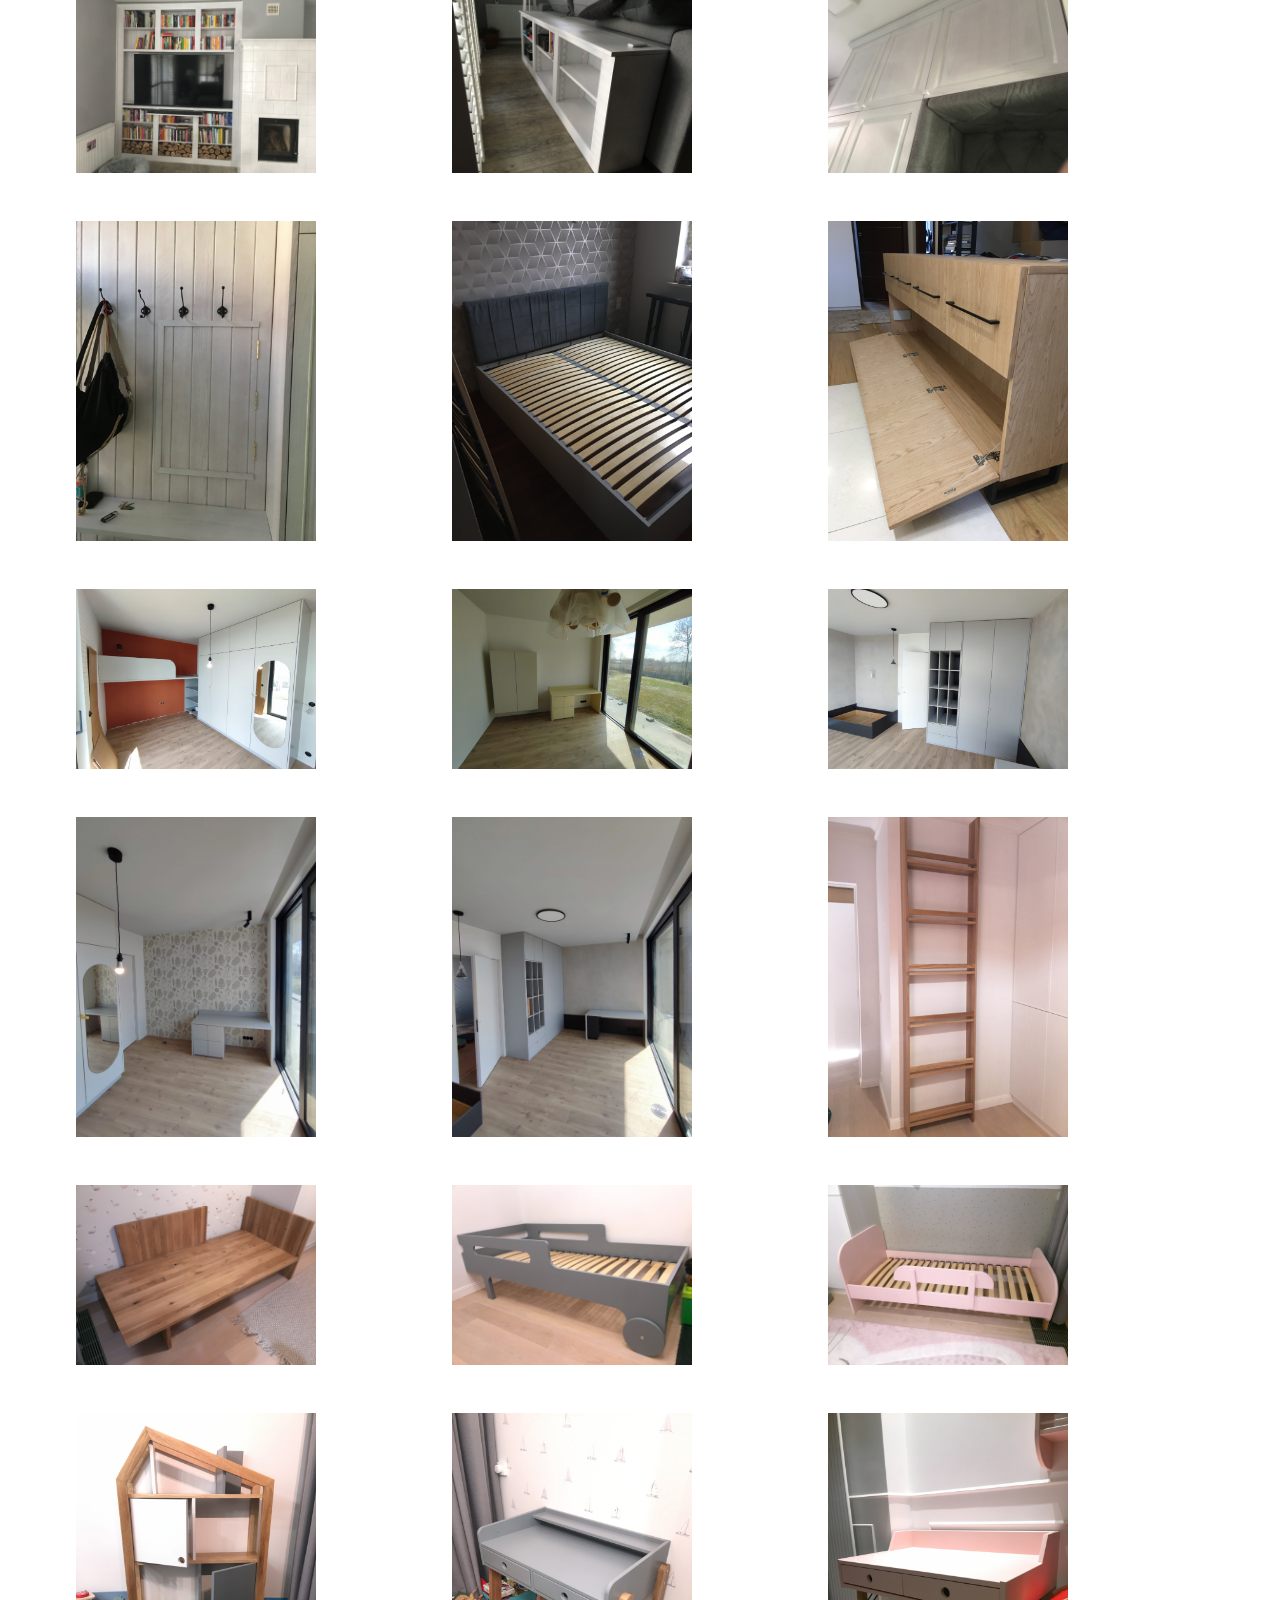
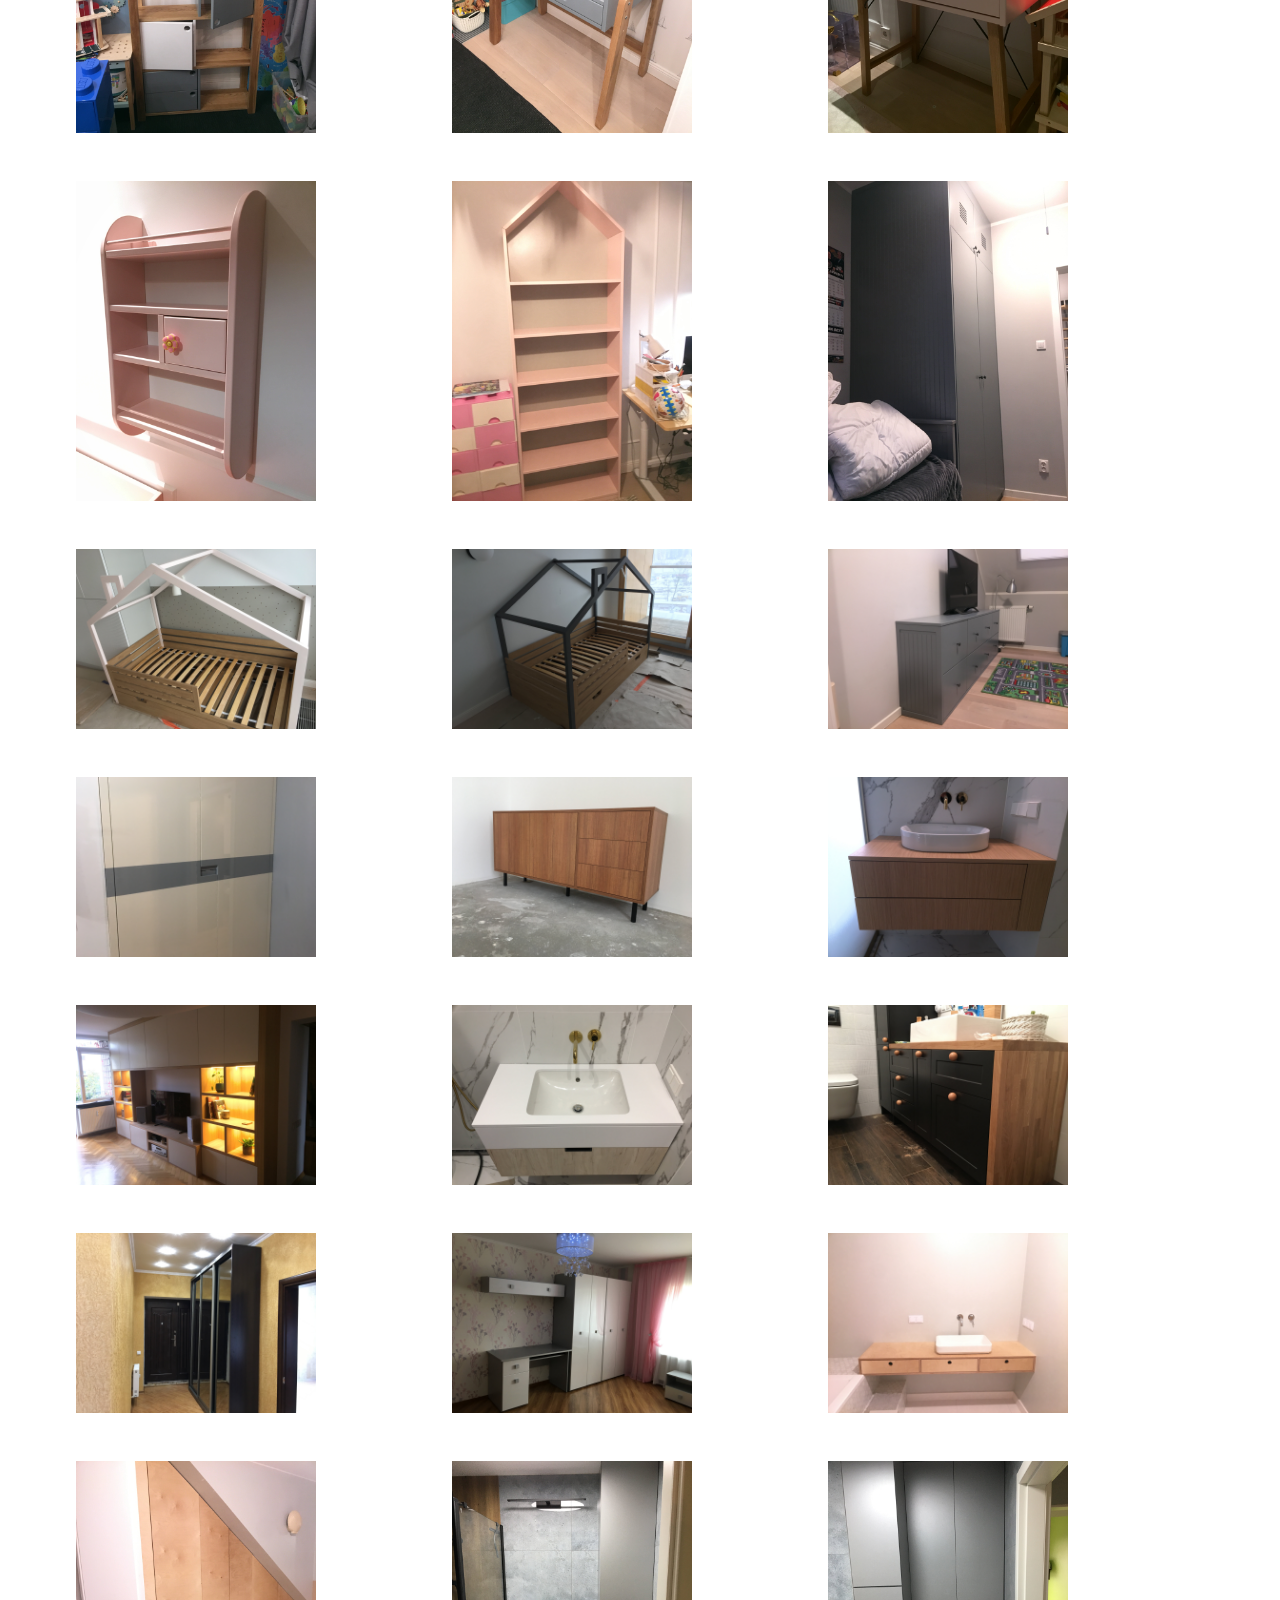
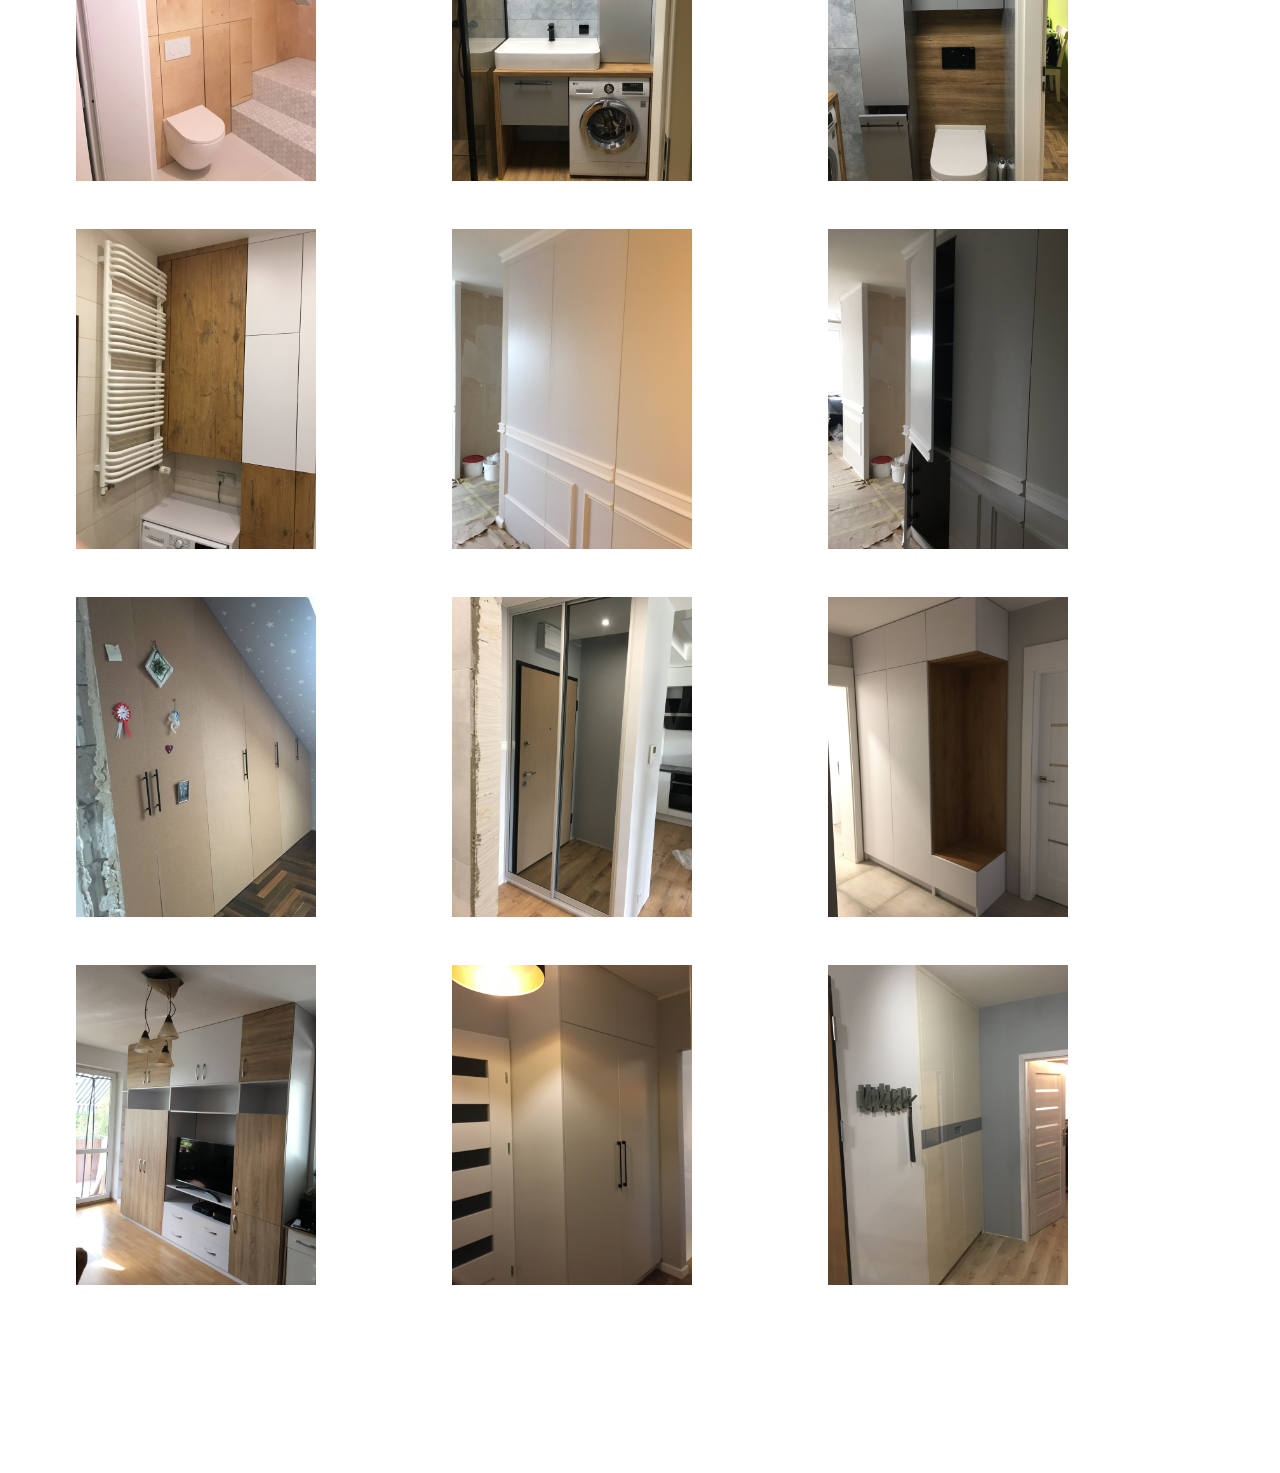
<file: productions.html>
<!DOCTYPE html>
<html lang="en">
  <head>
    <meta charset="UTF-8" />
    <meta http-equiv="X-UA-Compatible" content="IE=edge" />
    <meta name="viewport" content="width=device-width, initial-scale=1.0" />

    <title class="title">productions</title>

    <link rel="preconnect" href="https://fonts.googleapis.com" />
    <link rel="preconnect" href="https://fonts.gstatic.com" crossorigin />

    <link
      href="https://fonts.googleapis.com/css2?family=Raleway:wght@800&family=Roboto:wght@400;500;700;900&display=swap"
      rel="stylesheet"
    />

    <link
      rel="stylesheet"
      href="https://cdnjs.cloudflare.com/ajax/libs/modern-normalize/1.1.0/modern-normalize.css"
    />

    <link rel="stylesheet" href="./css/style.css" />
  </head>

  <body>
    <!-- Google tag (gtag.js) -->
    <script
      async
      src="https://www.googletagmanager.com/gtag/js?id=G-J0FL2RYZ5H"
    ></script>
    <script>
      window.dataLayer = window.dataLayer || [];
      function gtag() {
        dataLayer.push(arguments);
      }
      gtag("js", new Date());

      gtag("config", "G-J0FL2RYZ5H");
    </script>

    <!-- Top Line -->
    <header class="page-header" data-header>
      <div class="header container">
        <nav class="nav">
          <a class="logo link" href="./index.html"
            >ruslan<span class="logo-second">lypovskyi</span></a
          >

          <ul class="menu">
            <li><a class="nav-link link" href="./index.html">CV</a></li>
            <li>
              <a class="nav-link link" href="./Projects.html">Portfolio</a>
            </li>
            <li><a class="nav-link link current" href="">Productions</a></li>
          </ul>
        </nav>
        <address class="address">
          <ul class="address-list">
            <li>
              <a
                class="address-item link mail"
                href="mailto:r.lypovskyi@gmail.com"
                >r.lypovskyi@gmail.com</a
              >
            </li>
            <li>
              <a class="address-item link phone" href="tel:+14386867979"
                >+1 (438) 686-7979</a
              >
            </li>
          </ul>
        </address>
      </div>
    </header>

    <main>
      <!-- Portfolio -->
      <section class="portfolio-section">
        <div class="container finger-container">
          <ul class="finger-list">
            <li class="finger-item">
              <div class="product-list">
                <img
                  src="./images/Projects/Production/IMG_0144.JPG"
                  alt="fotos Furniture Production"
                  width="360"
                  height="300"
                />
              </div>
            </li>

            <li class="finger-item">
              <div class="product-list">
                <img
                  src="./images/Projects/Production/IMG_9764.JPG"
                  alt="fotos Furniture Production"
                  width="360"
                  height="300"
                />
              </div>
            </li>
            <li class="finger-item">
              <div class="product-list">
                <img
                  src="./images/Projects/Production/IMG_9777.JPG"
                  alt="fotos Furniture Production"
                  width="360"
                  height="300"
                />
              </div>
            </li>
            <li class="finger-item">
              <div class="product-list">
                <img
                  src="./images/Projects/Production/IMG_9767.JPG"
                  alt="fotos Furniture Production"
                  width="360"
                  height="300"
                />
              </div>
            </li>
            <li class="finger-item">
              <div class="product-list">
                <img
                  src="./images/Projects/Production/IMG_9939.JPG"
                  alt="fotos Furniture Production"
                  width="360"
                  height="300"
                />
              </div>
            </li>
            <li class="finger-item">
              <div class="product-list">
                <img
                  src="./images/Projects/Production/IMG_9943.JPG"
                  alt="fotos Furniture Production"
                  width="360"
                  height="300"
                />
              </div>
            </li>
            <li class="finger-item">
              <div class="product-list">
                <img
                  src="./images/Projects/Production/IMG_9977.JPG"
                  alt="fotos Furniture Production"
                  width="360"
                  height="300"
                />
              </div>
            </li>
            <li class="finger-item">
              <div class="product-list">
                <img
                  src="./images/Projects/Production/IMG_0022.JPG"
                  alt="fotos Furniture Production"
                  width="360"
                  height="300"
                />
              </div>
            </li>

            <li class="finger-item">
              <div class="product-list">
                <img
                  src="./images/Projects/Production/IMG_8223.JPG"
                  alt="fotos Furniture Production"
                  width="360"
                  height="300"
                />
              </div>
            </li>

            <li class="finger-item">
              <div class="product-list">
                <img
                  src="./images/Projects/Production/IMG_8204.JPG"
                  alt="fotos Furniture Production"
                  width="360"
                  height="300"
                />
              </div>
            </li>

            <li class="finger-item">
              <div class="product-list">
                <img
                  src="./images/Projects/Production/IMG_4294.JPG"
                  alt="fotos Furniture Production"
                  width="360"
                  height="300"
                />
              </div>
            </li>

            <li class="finger-item">
              <div class="product-list">
                <img
                  src="./images/Projects/Production/IMG_3097.JPG"
                  alt="fotos Furniture Production"
                  width="360"
                  height="300"
                />
              </div>
            </li>

            <li class="finger-item">
              <div class="product-list">
                <img
                  src="./images/Projects/Production/IMG_8124.JPG"
                  alt="fotos Furniture Production"
                  width="360"
                  height="300"
                />
              </div>
            </li>
            <li class="finger-item">
              <div class="product-list">
                <img
                  src="./images/Projects/Production/IMG_1441.JPG"
                  alt="fotos Furniture Production"
                  width="360"
                  height="300"
                />
              </div>
            </li>

            <li class="finger-item">
              <div class="product-list">
                <img
                  src="./images/Projects/Production/IMG_4900.JPG"
                  alt="fotos Furniture Production"
                  width="360"
                  height="300"
                />
              </div>
            </li>
            <li class="finger-item">
              <div class="product-list">
                <img
                  src="./images/Projects/Production/IMG_5531.JPG"
                  alt="fotos Furniture Production"
                  width="360"
                  height="300"
                />
              </div>
            </li>

            <li class="finger-item">
              <div class="product-list">
                <img
                  src="./images/Projects/Production/IMG_5524.JPG"
                  alt="fotos Furniture Production"
                  width="360"
                  height="300"
                />
              </div>
            </li>

            <li class="finger-item">
              <div class="product-list">
                <img
                  src="./images/Projects/Production/IMG_5522.JPG"
                  alt="fotos Furniture Production"
                  width="360"
                  height="300"
                />
              </div>
            </li>
            <li class="finger-item">
              <div class="product-list">
                <img
                  src="./images/Projects/Production/IMG_5552.JPG"
                  alt="fotos Furniture Production"
                  width="360"
                  height="300"
                />
              </div>
            </li>
            <li class="finger-item">
              <div class="product-list">
                <img
                  src="./images/Projects/Production/IMG_5639.JPG"
                  alt="fotos Furniture Production"
                  width="360"
                  height="300"
                />
              </div>
            </li>
            <li class="finger-item">
              <div class="product-list">
                <img
                  src="./images/Projects/Production/IMG_5649.JPG"
                  alt="fotos Furniture Production"
                  width="360"
                  height="300"
                />
              </div>
            </li>
            <li class="finger-item">
              <div class="product-list">
                <img
                  src="./images/Projects/Production/IMG_5840.JPG"
                  alt="fotos Furniture Production"
                  width="360"
                  height="300"
                />
              </div>
            </li>
            <li class="finger-item">
              <div class="product-list">
                <img
                  src="./images/Projects/Production/IMG_5662.JPG"
                  alt="fotos Furniture Production"
                  width="360"
                  height="300"
                />
              </div>
            </li>

            <li class="finger-item">
              <div class="product-list">
                <img
                  src="./images/Projects/Production/IMG_5720.JPG"
                  alt="fotos Furniture Production"
                  width="360"
                  height="300"
                />
              </div>
            </li>

            <li class="finger-item">
              <div class="product-list">
                <img
                  src="./images/Projects/Production/IMG_5656.JPG"
                  alt="fotos Furniture Production"
                  width="360"
                  height="300"
                />
              </div>
            </li>
            <li class="finger-item">
              <div class="product-list">
                <img
                  src="./images/Projects/Production/IMG_5653.JPG"
                  alt="fotos Furniture Production"
                  width="360"
                  height="300"
                />
              </div>
            </li>

            <li class="finger-item">
              <div class="product-list">
                <img
                  src="./images/Projects/Production/IMG_2619.JPG"
                  alt="fotos Furniture Production"
                  width="360"
                  height="300"
                />
              </div>
            </li>

            <li class="finger-item">
              <div class="product-list">
                <img
                  src="./images/Projects/Production/IMG_5696.JPG"
                  alt="fotos Furniture Production"
                  width="360"
                  height="300"
                />
              </div>
            </li>

            <li class="finger-item">
              <div class="product-list">
                <img
                  src="./images/Projects/Production/IMG_3925.JPG"
                  alt="fotos Furniture Production"
                  width="360"
                  height="300"
                />
              </div>
            </li>

            <li class="finger-item">
              <div class="product-list">
                <img
                  src="./images/Projects/Production/IMG_4642.JPG"
                  alt="fotos Furniture Production"
                  width="360"
                  height="300"
                />
              </div>
            </li>

            <li class="finger-item">
              <div class="product-list">
                <img
                  src="./images/Projects/Production/IMG_4640.JPG"
                  alt="fotos Furniture Production"
                  width="360"
                  height="300"
                />
              </div>
            </li>

            <li class="finger-item">
              <div class="product-list">
                <img
                  src="./images/Projects/Production/IMG_3822.JPG"
                  alt="fotos Furniture Production"
                  width="360"
                  height="300"
                />
              </div>
            </li>

            <li class="finger-item">
              <div class="product-list">
                <img
                  src="./images/Projects/Production/IMG_3929.JPG"
                  alt="fotos Furniture Production"
                  width="360"
                  height="300"
                />
              </div>
            </li>
            <li class="finger-item">
              <div class="product-list">
                <img
                  src="./images/Projects/Production/IMG_4005.JPG"
                  alt="fotos Furniture Production"
                  width="360"
                  height="300"
                />
              </div>
            </li>

            <li class="finger-item">
              <div class="product-list">
                <img
                  src="./images/Projects/Production/IMG_1941.JPG"
                  alt="fotos Furniture Production"
                  width="360"
                  height="300"
                />
              </div>
            </li>

            <li class="finger-item">
              <div class="product-list">
                <img
                  src="./images/Projects/Production/IMG_1964.JPG"
                  alt="fotos Furniture Production"
                  width="360"
                  height="300"
                />
              </div>
            </li>

            <li class="finger-item">
              <div class="product-list">
                <img
                  src="./images/Projects/Production/8fc9bab4_d90a_4147_98e7_78cd91f53a01.jpg"
                  alt="fotos Furniture Production"
                  width="360"
                  height="300"
                />
              </div>
            </li>

            <li class="finger-item">
              <div class="product-list">
                <img
                  src="./images/Projects/Production/4668cefc_ccd3_43e4_ae5e_37392dd5d682.jpg"
                  alt="fotos Furniture Production"
                  width="360"
                  height="300"
                />
              </div>
            </li>

            <li class="finger-item">
              <div class="product-list">
                <img
                  src="./images/Projects/Production/baec7abd_918e_4bf7_b10f_10b2cedab61f.jpg"
                  alt="fotos Furniture Production"
                  width="360"
                  height="300"
                />
              </div>
            </li>

            <li class="finger-item">
              <div class="product-list">
                <img
                  src="./images/Projects/Production/448ee93d_4e0c_47f4_912f_fb991bbe5532.jpg"
                  alt="fotos Furniture Production"
                  width="360"
                  height="300"
                />
              </div>
            </li>

            <li class="finger-item">
              <div class="product-list">
                <img
                  src="./images/Projects/Production/60abe29e_6c98_4e1c_936c_bc28950b36bd.jpg"
                  alt="fotos Furniture Production"
                  width="360"
                  height="300"
                />
              </div>
            </li>

            <li class="finger-item">
              <div class="product-list">
                <img
                  src="./images/Projects/Production/IMG_5259.JPG"
                  alt="fotos Furniture Production"
                  width="360"
                  height="300"
                />
              </div>
            </li>

            <li class="finger-item">
              <div class="product-list">
                <img
                  src="./images/Projects/Production/IMG_5280.JPG"
                  alt="fotos Furniture Production"
                  width="360"
                  height="300"
                />
              </div>
            </li>

            <li class="finger-item">
              <div class="product-list">
                <img
                  src="./images/Projects/Production/IMG_5272.JPG"
                  alt="fotos Furniture Production"
                  width="360"
                  height="300"
                />
              </div>
            </li>

            <li class="finger-item">
              <div class="product-list">
                <img
                  src="./images/Projects/Production/IMG_5244.JPG"
                  alt="fotos Furniture Production"
                  width="360"
                  height="300"
                />
              </div>
            </li>

            <li class="finger-item">
              <div class="product-list">
                <img
                  src="./images/Projects/Production/IMG_5270.JPG"
                  alt="fotos Furniture Production"
                  width="360"
                  height="300"
                />
              </div>
            </li>

            <li class="finger-item">
              <div class="product-list">
                <img
                  src="./images/Projects/Production/IMG_5264.JPG"
                  alt="fotos Furniture Production"
                  width="360"
                  height="300"
                />
              </div>
            </li>

            <li class="finger-item">
              <div class="product-list">
                <img
                  src="./images/Projects/Production/IMG_5258.JPG"
                  alt="fotos Furniture Production"
                  width="360"
                  height="300"
                />
              </div>
            </li>

            <li class="finger-item">
              <div class="product-list">
                <img
                  src="./images/Projects/Production/IMG_5257.JPG"
                  alt="fotos Furniture Production"
                  width="360"
                  height="300"
                />
              </div>
            </li>
            <li class="finger-item">
              <div class="product-list">
                <img
                  src="./images/Projects/Production/IMG_5276.JPG"
                  alt="fotos Furniture Production"
                  width="360"
                  height="300"
                />
              </div>
            </li>

            <li class="finger-item">
              <div class="product-list">
                <img
                  src="./images/Projects/Production/IMG_4986.JPG"
                  alt="fotos Furniture Production"
                  width="360"
                  height="300"
                />
              </div>
            </li>

            <li class="finger-item">
              <div class="product-list">
                <img
                  src="./images/Projects/Production/IMG_1360.JPG"
                  alt="fotos Furniture Production"
                  width="360"
                  height="300"
                />
              </div>
            </li>
            <li class="finger-item">
              <div class="product-list">
                <img
                  src="./images/Projects/Production/IMG_1365.JPG"
                  alt="fotos Furniture Production"
                  width="360"
                  height="300"
                />
              </div>
            </li>
            <li class="finger-item">
              <div class="product-list">
                <img
                  src="./images/Projects/Production/IMG_4985.JPG"
                  alt="fotos Furniture Production"
                  width="360"
                  height="300"
                />
              </div>
            </li>

            <li class="finger-item">
              <div class="product-list">
                <img
                  src="./images/Projects/Production/IMG_3557.JPG"
                  alt="fotos Furniture Production"
                  width="360"
                  height="300"
                />
              </div>
            </li>

            <li class="finger-item">
              <div class="product-list">
                <img
                  src="./images/Projects/Production/IMG_0728.JPG"
                  alt="fotos Furniture Production"
                  width="360"
                  height="300"
                />
              </div>
            </li>

            <li class="finger-item">
              <div class="product-list">
                <img
                  src="./images/Projects/Production/IMG_5787.JPG"
                  alt="fotos Furniture Production"
                  width="360"
                  height="300"
                />
              </div>
            </li>

            <li class="finger-item">
              <div class="product-list">
                <img
                  src="./images/Projects/Production/IMG_5009.JPG"
                  alt="fotos Furniture Production"
                  width="360"
                  height="300"
                />
              </div>
            </li>
            <li class="finger-item">
              <div class="product-list">
                <img
                  src="./images/Projects/Production/IMG_2608.JPG"
                  alt="fotos Furniture Production"
                  width="360"
                  height="300"
                />
              </div>
            </li>
            <li class="finger-item">
              <div class="product-list">
                <img
                  src="./images/Projects/Production/IMG_7057.JPG"
                  alt="fotos Furniture Production"
                  width="360"
                  height="300"
                />
              </div>
            </li>

            <li class="finger-item">
              <div class="product-list">
                <img
                  src="./images/Projects/Production/IMG_4845.JPG"
                  alt="fotos Furniture Production"
                  width="360"
                  height="300"
                />
              </div>
            </li>
            <li class="finger-item">
              <div class="product-list">
                <img
                  src="./images/Projects/Production/IMG_4873.JPG"
                  alt="fotos Furniture Production"
                  width="360"
                  height="300"
                />
              </div>
            </li>

            <li class="finger-item">
              <div class="product-list">
                <img
                  src="./images/Projects/Production/IMG_3234.JPG"
                  alt="fotos Furniture Production"
                  width="360"
                  height="300"
                />
              </div>
            </li>
            <li class="finger-item">
              <div class="product-list">
                <img
                  src="./images/Projects/Production/IMG_3238.JPG"
                  alt="fotos Furniture Production"
                  width="360"
                  height="300"
                />
              </div>
            </li>
            <li class="finger-item">
              <div class="product-list">
                <img
                  src="./images/Projects/Production/IMG_8871.JPG"
                  alt="fotos Furniture Production"
                  width="360"
                  height="300"
                />
              </div>
            </li>
            <li class="finger-item">
              <div class="product-list">
                <img
                  src="./images/Projects/Production/IMG_8868.JPG"
                  alt="fotos Furniture Production"
                  width="360"
                  height="300"
                />
              </div>
            </li>
            <li class="finger-item">
              <div class="product-list">
                <img
                  src="./images/Projects/Production/IMG_1089.JPG"
                  alt="fotos Furniture Production"
                  width="360"
                  height="300"
                />
              </div>
            </li>
            <li class="finger-item">
              <div class="product-list">
                <img
                  src="./images/Projects/Production/IMG_6433.JPG"
                  alt="fotos Furniture Production"
                  width="360"
                  height="300"
                />
              </div>
            </li>
            <li class="finger-item">
              <div class="product-list">
                <img
                  src="./images/Projects/Production/IMG_6431.JPG"
                  alt="fotos Furniture Production"
                  width="360"
                  height="300"
                />
              </div>
            </li>
            <li class="finger-item">
              <div class="product-list">
                <img
                  src="./images/Projects/Production/IMG_1193.JPG"
                  alt="fotos Furniture Production"
                  width="360"
                  height="300"
                />
              </div>
            </li>

            <li class="finger-item">
              <div class="product-list">
                <img
                  src="./images/Projects/Production/IMG_8972.JPG"
                  alt="fotos Furniture Production"
                  width="360"
                  height="300"
                />
              </div>
            </li>

            <li class="finger-item">
              <div class="product-list">
                <img
                  src="./images/Projects/Production/IMG_8579.JPG"
                  alt="fotos Furniture Production"
                  width="360"
                  height="300"
                />
              </div>
            </li>
            <li class="finger-item">
              <div class="product-list">
                <img
                  src="./images/Projects/Production/IMG_6939.JPG"
                  alt="fotos Furniture Production"
                  width="360"
                  height="300"
                />
              </div>
            </li>
            <li class="finger-item">
              <div class="product-list">
                <img
                  src="./images/Projects/Production/IMG_2819.JPG"
                  alt="fotos Furniture Production"
                  width="360"
                  height="300"
                />
              </div>
            </li>
            <li class="finger-item">
              <div class="product-list">
                <img
                  src="./images/Projects/Production/IMG_3555.JPG"
                  alt="fotos Furniture Production"
                  width="360"
                  height="300"
                />
              </div>
            </li>
          </ul>
        </div>
      </section>

      <a href="#top" class="back-to-top" style="display: none">
        <img src="images/green_top.png" alt="Go to top" />
      </a>
    </main>

    <script src="./buttom_top.js"></script>
  </body>
</html>
</file>
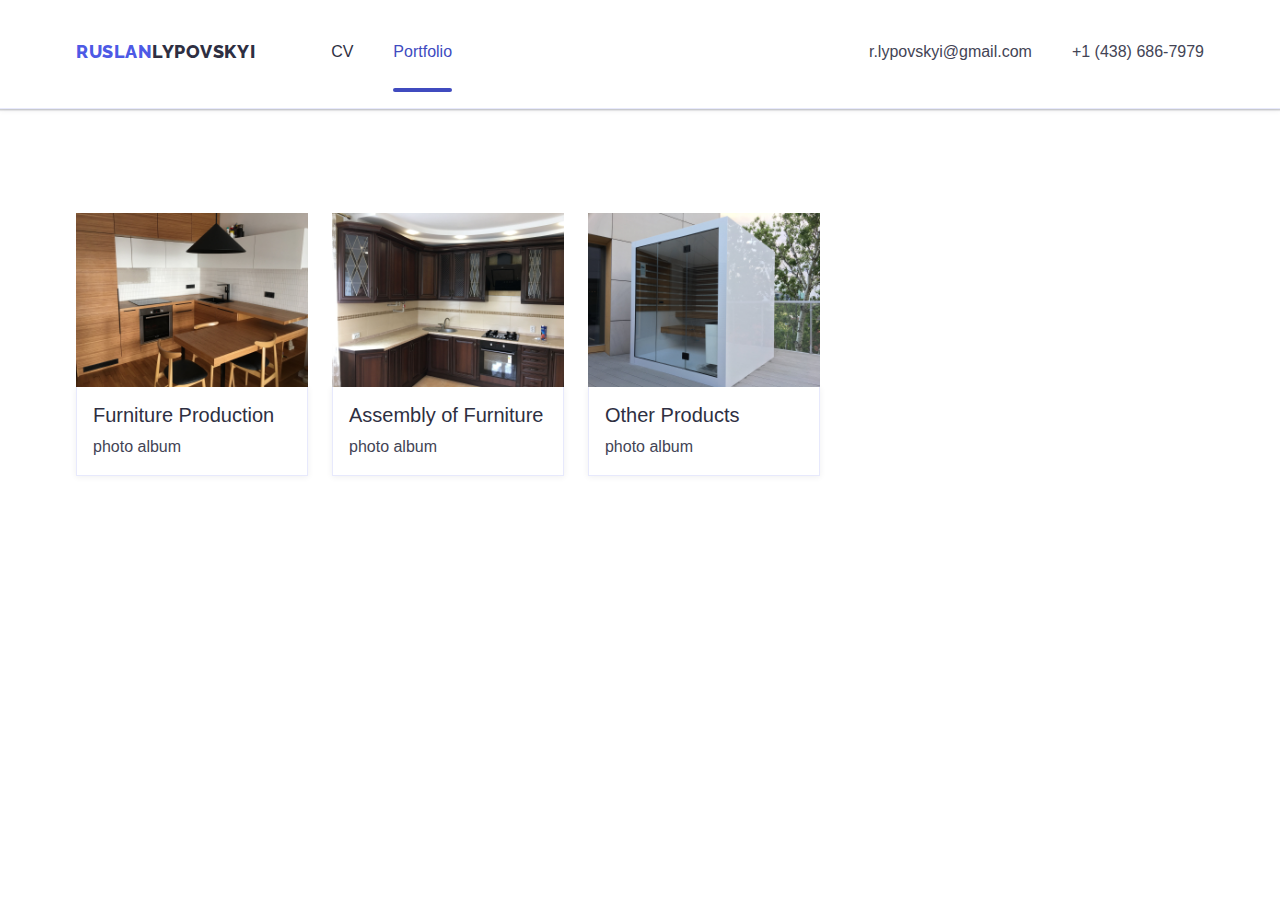
<file: Projects.html>
<!doctype html>
<html lang="en">
  <head>
    <meta charset="UTF-8" />
    <meta http-equiv="X-UA-Compatible" content="IE=edge" />
    <meta name="viewport" content="width=device-width, initial-scale=1.0" />

    <title>Projects</title>

    <link rel="preconnect" href="https://fonts.gstatic.com" crossorigin />
    <link
      href="https://fonts.googleapis.com/css2?family=Raleway:wght@800&family=Roboto:wght@400;500;700;900&display=swap"
      rel="stylesheet"
    />

    <link
      rel="stylesheet"
      href="https://cdnjs.cloudflare.com/ajax/libs/modern-normalize/1.1.0/modern-normalize.css"
    />

    <link rel="stylesheet" href="./css/style.css" />
  </head>

  <body>
    <!-- Google tag (gtag.js) -->
    <script
      async
      src="https://www.googletagmanager.com/gtag/js?id=G-J0FL2RYZ5H"
    ></script>
    <script>
      window.dataLayer = window.dataLayer || [];
      function gtag() {
        dataLayer.push(arguments);
      }
      gtag("js", new Date());

      gtag("config", "G-J0FL2RYZ5H");
    </script>

    <!-- Top Line -->
    <header class="page-header">
      <div class="header container">
        <nav class="nav">
          <a class="logo link" href="./index.html"
            >ruslan<span class="logo-second">lypovskyi</span></a
          >

          <ul class="menu">
            <li><a class="nav-link link" href="./index.html">CV</a></li>
            <li>
              <a class="nav-link link current" href="Projects.html"
                >Portfolio</a
              >
            </li>
          </ul>
        </nav>
        <address class="address">
          <ul class="address-list">
            <li>
              <a
                class="address-item link mail"
                href="mailto:r.lypovskyi@gmail.com"
                >r.lypovskyi@gmail.com</a
              >
            </li>
            <li>
              <a class="address-item link phone" href="tel:+14386867979"
                >+1 (438) 686-7979</a
              >
            </li>
          </ul>
        </address>
      </div>
    </header>

    <main>
      <!-- Portfolio -->
      <section class="portfolio-section">
        <div class="container finger-container">
          <ul class="finger-list">
            <li class="finger-item">
              <a class="portfolio-list link" href="./productions.html">
                <div class="product">
                  <img
                    src="./images/Projects/Production/IMG_0144.JPG"
                    alt="fotos Production of furniture"
                    width="360"
                    height="300"
                  />
                  <div class="product-overlay">
                    <p class="text">
                      This selection contains photos of furniture realized by me
                      personally at all stages of production, starting from
                      design and ending with installation at the client.
                    </p>
                  </div>
                </div>
                <div class="finger-text">
                  <h3 class="headline">Furniture Production</h3>
                  <p class="text">photo album</p>
                </div>
              </a>
            </li>
            <li class="finger-item">
              <a class="portfolio-list link" href="./assembly.html">
                <div class="product">
                  <img
                    src="./images/Projects/Assembly/IMG_4855.JPG"
                    alt="foto Furniture Assembly "
                    width="360"
                    height="300"
                  />
                  <div class="product-overlay">
                    <p class="text">
                      This selection contains photos of the installation of
                      furniture from various production, implemented by me
                      personally, or under my guidance and with my direct
                      participation.
                    </p>
                  </div>
                </div>
                <div class="finger-text">
                  <h3 class="headline">Assembly of Furniture</h3>
                  <p class="text">photo album</p>
                </div>
              </a>
            </li>
            <li class="finger-item">
              <a class="portfolio-list link" href="./other.html">
                <div class="product">
                  <img
                    src="./images/Projects/Other/IMG_2221.JPG"
                    alt="foto Other Products"
                    width="360"
                    height="300"
                  />
                  <div class="product-overlay">
                    <p class="text">
                      This selection contains projects implemented by me, which
                      were not assigned to the categories of furniture
                      production and assembly.
                    </p>
                  </div>
                </div>
                <div class="finger-text">
                  <h3 class="headline">Other Products</h3>
                  <p class="text">photo album</p>
                </div>
              </a>
            </li>
          </ul>
        </div>
      </section>
    </main>
  </body>
</html>
</file>
<file: css/style.css>
/* Global */

li,
.nav-link,
.address-item,
.nav,
.logo-second,
.menu,
.address,
.address-list,
.nav-link.current::after,
.nav-link.current,
.finger-list {
  list-style-type: none;
}

.contact-links,
.contact-name,
.list-secondary-item,
.deskription,
.job-date,
.job-list,
.job-list-1 {
  font-weight: 400;
}

.nav-link,
.nav,
.logo-second,
.headline {
  color: var(--dark-color);
}

h1,
h3,
h4,
p,
.nav-link,
.address-item,
.portfolio-list {
  margin-top: 0;
  margin-bottom: 0;
}

body {
  font-family: "Montserrat", sans-serif;
  background: #ffffff;
  font-size: 16px;
  line-height: 1.5;
  color: #434455;
}

h1,
h3,
h4,
p,
.nav-link,
.address-item,
.portfolio-list {
  color: inherit;
}

.text {
  font-size: 16px;
  line-height: 1.5;
}

.button {
  cursor: pointer;
  outline: none;
  background: var(--primary-brand-color);
  color: var(--hero-text);
  font-family: inherit;
  font-weight: 500;
  font-size: 16px;
  line-height: 1.5;
  letter-spacing: 0.04em;
  box-shadow: 0px 4px 4px rgba(0, 0, 0, 0.15);
  border-radius: var(--radius-button);
  border: none;
}

.link {
  text-decoration: none;
  outline: none;
  display: block;
}

.logo {
  color: var(--primary-brand-color);
  font-family: "Raleway", sans-serif;
  font-weight: 800;
  font-size: 18px;
  line-height: 1.33;
  letter-spacing: 0.03em;
  text-transform: uppercase;
}

/* Indent Text */
.container {
  width: 1158px;
  padding-left: 15px;
  padding-right: 15px;
  margin-left: auto;
  margin-right: auto;
  max-width: 100%;
}

/* Page Studio */

ul {
  padding-left: 0;
  padding-right: 0;
}

img {
  display: block;
  max-width: 100%;
  height: auto;
  width: 240px;
}

.address {
  font-style: normal;
}

/* ============================================================================================================= */
/* KOLOR */
:root {
  --primary-brand-color: #4d5ae5;
  --pressed-state-color: #404bbf;
  --dark-color: #2e2f42;
  --success-color: #31d0aa;
  --text-color: #434455;
  --subtle-text-color: #8e8f99;
  --accent-color: #e7e9fc;
  --light-color: #f4f4fd;
  --modal-overlay-color: #e7e9fc;
  --hero-background-color: #2e2f42;
  --hero-text: #fff;
  --modal-desk: #757575;
  --radius-button: 4px;
  --gap-column: 24px;
  --column: 3;
  --indent-sections: 120px;
  --transition-duration: 250ms;
  --transition-timing-function: cubic-bezier(0.4, 0, 0.2, 1);
  --trns-fast: 400ms;
  --trns-slow: 800ms;
}

.finger-container {
  display: flex;
  justify-content: space-between;
  flex-wrap: wrap;
}

.list-secondary {
  color: var(--pressed-state-color);
  font-size: 14px;
  line-height: 24px;
  margin-left: 0;
  padding-left: 0;
  list-style-position: inside;
}

.contact-block {
  margin-top: 51px;
  margin-left: 40px;
}

.tech-skills-block {
  margin-top: 47px;
  margin-left: 40px;
}

.soft-skills-block {
  width: 550px;
}

.wrapper {
  display: flex;
  flex-direction: row;
  /* max-width: 1300px; */
  width: 100%;
  margin: 0 auto;
  background: var(--hero-text);
  box-shadow: 6px 6px 20px var(--dark-color);
}

.job-title {
  font-weight: 700;
  font-size: 24px;
  line-height: 17px;
  color: var(--pressed-state-color);
}

.header-primary {
  font-weight: 700;
  font-size: 22px;
  line-height: 27px;
  margin-bottom: 12px;
  margin-top: 48px;
}

/* ============================================================================================================= */
/* TEXT */
html {
  scroll-behavior: smooth;
}

.nav-link {
  font-weight: 500;
}

.nav-link:hover,
.nav-link:focus,
.address-item:hover,
.address-item:focus,
.contact-name:hover,
.contact-name:focus,
.projects:hover,
.projects:focus,
.previous-button:hover,
.previous-button:focus,
.next-button:hover,
.next-button:focus {
  color: var(--pressed-state-color);
}

.headline {
  font-weight: 500;
  font-size: 20px;
  line-height: 1.2;
}

/* ============================================================================================================= */
/* INDENT TEXT  */

/* global  */

.header {
  display: flex;
  align-items: center;
}

.page-header {
  /* min-height: 76px; */
  border-bottom: 1px solid var(--accent-color);
  box-shadow: 0px 2px 1px rgba(46, 47, 66, 0.08),
    0px 1px 1px rgba(46, 47, 66, 0.16), 0px 1px 6px rgba(46, 47, 66, 0.08);
}

.nav {
  display: flex;
  align-items: center;
}

.nav .link,
.address .link {
  padding-top: 24px;
  padding-bottom: 28px;
  position: relative;
}

.nav-link.current::after {
  content: "";
  position: absolute;
  bottom: 0;
  right: 0;

  display: block;
  width: 100%;
  height: 4px;
  border-radius: 2px;

  background-color: var(--pressed-state-color);
}

.nav-link.current {
  color: var(--pressed-state-color);
}

.menu {
  display: flex;
  align-items: center;
  column-gap: 40px;
  margin-left: 76px;
}

.address {
  margin-left: auto;
}

.address-list {
  display: flex;
  justify-content: end;
  column-gap: 40px;
}

.headline {
  margin-bottom: 8px;
}

/* ============================================================================== */
/* PAGE STUDIO */

/* HERO */

/* ============================================================================== */
/* PAGE PORTFOLIO */

/**
  |============================
  | FINGER
  |============================
*/

.finger-list {
  display: flex;
  flex-wrap: wrap;
  column-gap: var(--gap-column);
  row-gap: 48px;

  margin-bottom: 100px;
}

.finger-item {
  flex-basis: calc((100% / var(--column)) - var(--gap-column));
}

/* main .portfolio-section 
{
    max-width: 0;
    margin-left: 0; 
    margin-right: 0;
    justify-content: center;
    align-items: center;
} */
.finger-text {
  padding-top: 16px;
  padding-bottom: 16px;
  padding-left: 16px;
  border: 1px solid var(--accent-color);
  box-shadow: 0px 1px 6px rgba(46, 47, 66, 0.08);
  border-top: none;
}

.portfolio-list:hover {
  /* border: 1px solid var(--light-color); */
  box-shadow: 0px 1px 6px rgba(46, 47, 66, 0.08),
    0px 1px 1px rgba(46, 47, 66, 0.16), 0px 2px 1px rgba(46, 47, 66, 0.08);
}

/* OVERLAY */

@keyframes overlay {
  0% {
    transform: translateY(100%);
    opacity: 0;
  }

  100% {
    transform: translateY(0);
    opacity: 1;
  }
}

@keyframes overlay-reverse {
  0% {
    transform: translateY(0);
    opacity: 0;
  }

  100% {
    transform: translateY(100%);
    opacity: 1;
  }
}

.wrapper {
  flex-direction: row-reverse; /* Змінюємо порядок, щоб aside було зліва */
}

aside {
  width: 423px; /* Якщо вам потрібна конкретна ширина для aside */
}

main {
  flex: 1; /* main займатиме решту доступного місця */
}

.product {
  position: relative;
  overflow: hidden;
}

.product-list {
  overflow: hidden;
  transition: 1s; /* Время эффекта */
}

.product-list:active,
.product-list:focus {
  background: var(--pressed-state-color);
  box-shadow: 0px 5px 3px rgba(0, 0, 0, 0.1), 0px 4px 3px rgba(0, 0, 0, 0.08),
    0px 4px 4px rgba(0, 0, 0, 0.12);
  border: none;
  transform: scale(2);
  position: relative;
  align-content: center;
}

.product-overlay {
  position: absolute;
  top: 0;
  left: 0;
  width: 100%;
  height: 100%;
  padding-top: 40px;
  padding-right: 32px;
  padding-left: 32px;
  opacity: 0;
  visibility: hidden;
  pointer-events: none;
  background-color: var(--primary-brand-color);
}

.portfolio-list:hover .product-overlay {
  animation: overlay 1000ms ease-out both;
  visibility: visible;
  box-shadow: 0px 1px 6px rgba(46, 47, 66, 0.08),
    0px 1px 1px rgba(46, 47, 66, 0.16), 0px 2px 1px rgba(46, 47, 66, 0.08);
}

.portfolio-list:not(:hover) .product-overlay {
  animation: overlay-reverse 1000ms ease-out both;
  visibility: visible;
  box-shadow: 0px 1px 6px rgba(46, 47, 66, 0.08),
    0px 1px 1px rgba(46, 47, 66, 0.16), 0px 2px 1px rgba(46, 47, 66, 0.08);
}

.portfolio-list:focus .product-overlay {
  animation: overlay 1000ms ease-out both;
  visibility: visible;
  box-shadow: 0px 1px 6px rgba(46, 47, 66, 0.08),
    0px 1px 1px rgba(46, 47, 66, 0.16), 0px 2px 1px rgba(46, 47, 66, 0.08);
}

/* CV */

aside {
  width: 423px;
  background: #1e2939;
}

.name {
  font-weight: 600;
  font-size: 32px;
}

.cv-photo {
  display: block;
  margin: 0 auto;
  padding-top: 12px;
}

.header-secondary {
  color: #ffffff;
  margin-left: 40px;
}

.contact-links,
.contact-name {
  color: #ffffff;
  margin-left: 40px;
  font-size: 14px;
  line-height: 24px;
  text-decoration: none;
  transition: 250ms;
}

.bold {
  font-weight: 700;
}

.list-secondary-item {
  color: #ffffff;
  /* margin-left: 40px; */
}

main {
  flex: 1;
  min-width: 0;
  padding: 88px 50px 88px 50px;
}

.deskription {
  max-width: 650px;
  margin-left: auto;
  margin-right: auto;
}

h1 {
  font-weight: 500;
  font-size: 45px;
  line-height: 55px;
}

.deskription {
  font-size: 14px;
  line-height: 24px;
  color: #595959;
  margin-bottom: 40px;
}

.projects {
  width: 485px;
  margin-bottom: 51px;
  color: #595959;
}

.job-name {
  font-weight: 700;
  font-size: 16px;
  line-height: 20px;
  margin-bottom: 11px;
}

.hightlight {
  color: #fb6d3a;
  margin-bottom: 8px;
}

.job-date {
  font-size: 12px;
  line-height: 15px;
  color: #a8a8a8;
}

.job-list,
.job-list-1 {
  font-size: 14px;
  line-height: 24px;
  color: #595959;
  padding-left: 0;
  list-style-position: inside;
  padding-bottom: 24px;
}

.job-list-1 {
  width: 700px;
}

.education-name {
  color: #ffffff;
  margin-top: 47px;
  margin-left: 40px;
}

.education-place {
  display: block;
  font-size: 16px;
  line-height: 20px;
  color: #ffffff;
  margin-bottom: 11px;
  margin-left: 40px;
}

.education-job {
  font-weight: 600;
  font-size: 14px;
  line-height: 17px;
  margin-bottom: 12px;
  margin-left: 40px;
  color: #ffffff;
  list-style-position: inside;
}

.education-date {
  font-size: 12px;
  line-height: 15px;
  color: #a8a8a8;
  margin-left: 40px;
}

* {
  box-sizing: border-box;
}

.scene {
  border: 1px solid #ccc;
  margin: 40px 0;
  position: relative;
  width: 210px;
  height: 160px;
  margin: 20px auto;
  perspective: 1000px;
}

.carousel {
  width: 100%;
  height: 100%;
  position: absolute;
  transform: translateZ(-288px);
  transform-style: preserve-3d;
  transition: transform 1s;
}

.carousel__cell {
  position: absolute;
  width: 190px;
  height: 120px;
  left: 10px;
  top: 10px;
  border: 2px solid black;
  line-height: 24px;
  font-size: 48x;
  font-weight: bold;
  color: white;
  text-align: center;
}

.carousel__cell:nth-child(9n + 1) {
  background: hsla(0, 100%, 50%, 0.8);
}
.carousel__cell:nth-child(9n + 2) {
  background: hsla(40, 100%, 50%, 0.8);
}
.carousel__cell:nth-child(9n + 3) {
  background: hsla(80, 100%, 50%, 0.8);
}
.carousel__cell:nth-child(9n + 4) {
  background: hsla(120, 100%, 50%, 0.8);
}
.carousel__cell:nth-child(9n + 5) {
  background: hsla(160, 100%, 50%, 0.8);
}
.carousel__cell:nth-child(9n + 6) {
  background: hsla(200, 100%, 50%, 0.8);
}
.carousel__cell:nth-child(9n + 7) {
  background: hsla(240, 100%, 50%, 0.8);
}
.carousel__cell:nth-child(9n + 8) {
  background: hsla(280, 100%, 50%, 0.8);
}
.carousel__cell:nth-child(9n + 0) {
  background: hsla(320, 100%, 50%, 0.8);
}

.carousel__cell:nth-child(1) {
  transform: rotateY(0deg) translateZ(288px);
}
.carousel__cell:nth-child(2) {
  transform: rotateY(40deg) translateZ(288px);
}
.carousel__cell:nth-child(3) {
  transform: rotateY(80deg) translateZ(288px);
}
.carousel__cell:nth-child(4) {
  transform: rotateY(120deg) translateZ(288px);
}
.carousel__cell:nth-child(5) {
  transform: rotateY(160deg) translateZ(288px);
}
.carousel__cell:nth-child(6) {
  transform: rotateY(200deg) translateZ(288px);
}
.carousel__cell:nth-child(7) {
  transform: rotateY(240deg) translateZ(288px);
}
.carousel__cell:nth-child(8) {
  transform: rotateY(280deg) translateZ(288px);
}
.carousel__cell:nth-child(9) {
  transform: rotateY(320deg) translateZ(288px);
}

.contact-blok {
  display: flex;
  flex-direction: column;
}

.contact-links {
  /* display: flex; */
  align-items: center;
  margin-bottom: 10px; /* Додано для відступу між рядками */
}

.bold {
  margin-right: 10px; /* Додано для відступу між лейблом і значенням */
  display: inline-block;
  width: 60px;
}

.job-list li,
.job-list-1 li,
.list-sekondary li {
  list-style-type: disc;
  margin-left: 60px;
}

.list-sekondary li {
  color: white;
}

.list-sekondary {
  list-style-type: none;
  padding-left: 0;
}

.job-list li::before,
.job-list-1 li::before {
  background-color: black; /* Зміна кольору для інших списків */
}

.project-product {
  height: calc(500px - 40px);
  overflow: hidden;
  position: relative;
}

.project-text {
  width: 100%;
  padding: 10px;
}

.finger-list-projects {
  display: flex;
  flex-wrap: wrap;
  justify-content: space-between;
  padding: 0 80px;
  margin: 0;
}

.project-container {
  display: flex;
  justify-content: space-between;
  padding: 0 80px;
  box-sizing: border-box;
}

.project-item {
  width: calc(50% - 20px);
  box-sizing: border-box;
}

.project-image {
  width: 100%;
  height: 500px;
  object-fit: cover;
  display: block;
}

@media (max-width: 768px) {
  .wrapper {
    flex-direction: column-reverse; /* Стопчикове відображення з перевернутим порядком */
  }

  aside {
    order: 2; /* `aside` буде під `main` */
  }

  main {
    order: 1; /* `main` буде над `aside` */
    width: 100%; /* Повна ширина */
    padding: 20px; /* Падінг для внутрішнього відступу */
  }

  main,
  aside {
    width: 100%; /* Повна ширина для обох елементів */
  }

  .carousel__cell {
    transform: scale(0.8);
    width: 110px;
  }

  .scene {
    width: 130px; /* половина від 210px */
    height: 160px; /* половина від 270px */
  }

  .carousel {
    transform: translateZ(-144px); /* половина від -288px */
  }

  .carousel__cell:nth-child(1) {
    transform: rotateY(0deg) translateZ(180px);
  }
  .carousel__cell:nth-child(2) {
    transform: rotateY(40deg) translateZ(180px);
  }
  .carousel__cell:nth-child(3) {
    transform: rotateY(80deg) translateZ(180px);
  }
  .carousel__cell:nth-child(4) {
    transform: rotateY(120deg) translateZ(180px);
  }
  .carousel__cell:nth-child(5) {
    transform: rotateY(160deg) translateZ(180px);
  }
  .carousel__cell:nth-child(6) {
    transform: rotateY(200deg) translateZ(180px);
  }
  .carousel__cell:nth-child(7) {
    transform: rotateY(240deg) translateZ(180px);
  }
  .carousel__cell:nth-child(8) {
    transform: rotateY(280deg) translateZ(180px);
  }
  .carousel__cell:nth-child(9) {
    transform: rotateY(320deg) translateZ(180px);
  }

  .cv-photo {
    width: 220px;
  }

  .deskription {
    font-size: 12px;
  }

  body,
  .job-list,
  .job-list-1 {
    font-size: 14px;
  }

  .project-container {
    padding: 0; /* Видаляємо відступи для більшого використання доступного простору */
  }

  .finger-list {
    display: flex;
    flex-direction: column;
    align-items: center;
    padding: 0; /* Знімаємо відступи, якщо вони є */
  }

  /* Зображення займають всю можливу ширину (мінус відступи) */
  .finger-item {
    width: 100%; /* Забезпечує, що елемент списку займає всю ширину контейнера */
    margin: 10px 0; /* Додаємо трохи місця між елементами */
  }

  /* Забезпечуємо, що зображення займають всю ширину свого батьківського елемента */
  .finger-item .product-list img {
    width: 100%; /* Встановлюємо ширину зображення */
    height: auto; /* Висота зображення автоматично змінюється для збереження пропорцій */
  }

  .project-item {
    width: 100%; /* Займає весь доступний простір */
    margin-bottom: 20px; /* Додаємо відступ між елементами */
  }

  .project-image {
    width: 100%; /* Робимо зображення на повну ширину елемента */
    height: auto; /* Зберігаємо пропорції зображення */
  }

  .address-item {
    display: none; /* Приховує елементи в мобільному режимі */
  }

  .product-list {
    width: 100%; /* Займає 100% ширини від finger-item */
    margin: 0 auto; /* Центруємо, якщо потрібно */
  }

  .product-list img {
    width: 100%; /* Зображення займає всю ширину product-list */
    height: auto; /* Зберігаємо пропорції зображення */
  }

  .nav,
  .nav * {
    border: none !important;
    box-shadow: none !important;
  }

  .nav-link,
  .address-item {
    border: none !important;
    box-shadow: none !important;
    font-size: 12px;
  }

  .page-header,
  .nav,
  .address {
    border: none !important;
    box-shadow: none !important;
  }

  .finger-container {
    display: flex;
    flex-direction: column;
  }

  .back-to-top {
    position: fixed;
    bottom: 20px;
    right: 20px;
    z-index: 999;
    cursor: pointer;
    animation: fadeIn 0.3s, fadeOut 0.3s;
    max-width: 50%;
  }

  @keyframes fadeIn {
    from {
      opacity: 0;
    }
    to {
      opacity: 1;
    }
  }

  @keyframes fadeOut {
    from {
      opacity: 1;
    }
    to {
      opacity: 0;
    }
  }

  .back-to-top img {
    width: 25px;
    height: auto;
  }

  .project-container {
    padding: 0;
    margin: 0;
  }

  body {
    margin: 0;
    overflow-x: hidden;
  }

  /* Скидання відступів для всіх елементів може також бути корисним */
  *,
  *:before,
  *:after {
    box-sizing: border-box; /* Щоб padding не впливав на загальну ширину елементів */
    margin: 0;
    padding: 0;
  }

  .container {
    width: 100%; /* Встановлюємо ширину 100% для мобільних пристроїв */
    padding: 0 15px; /* Додаємо невеликі відступи з боків, щоб контент не прилипав до країв екрану */
  }

  img {
    width: 100%;
  }

  .menu {
    margin-left: 20px;
    column-gap: 20px;
  }

  .logo {
    font-weight: 600;
    font-size: 14px;
  }

  .finger-list-projects {
    padding: 0 20px;
  }
}
</file>
